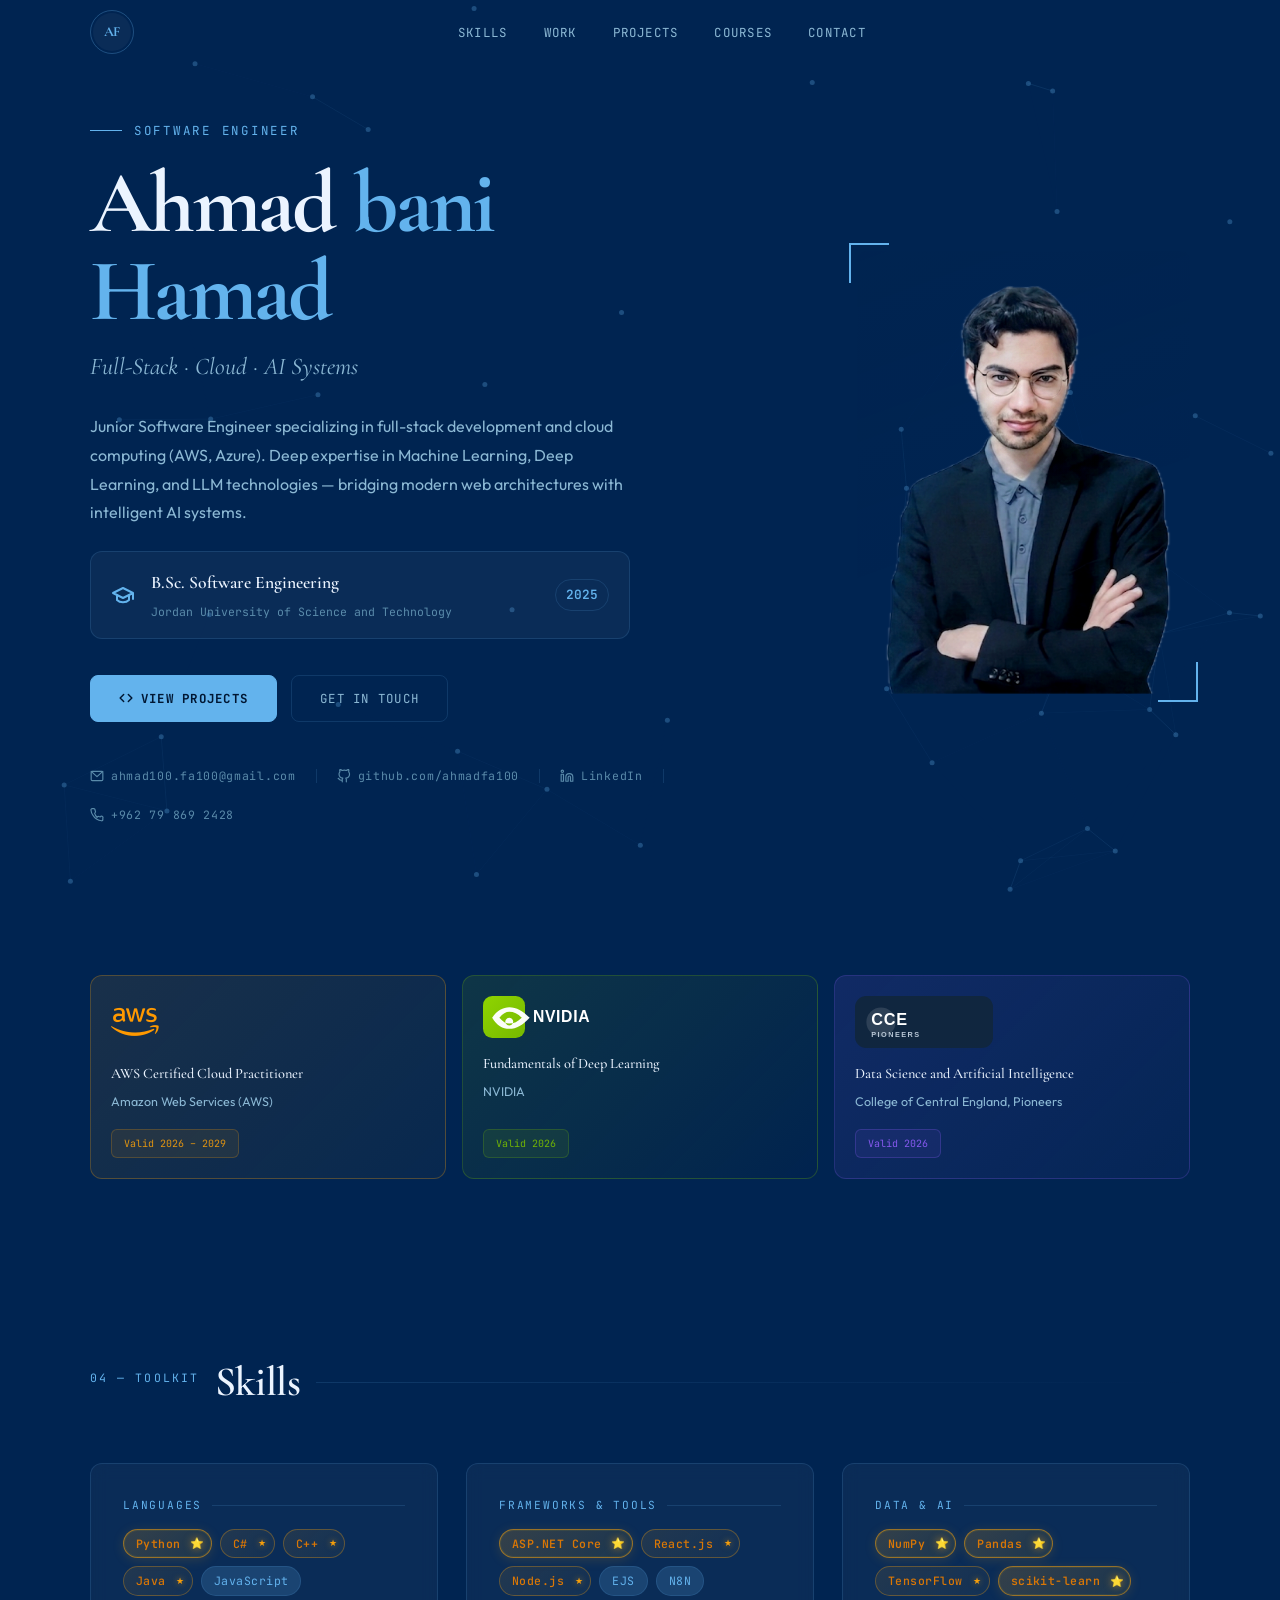
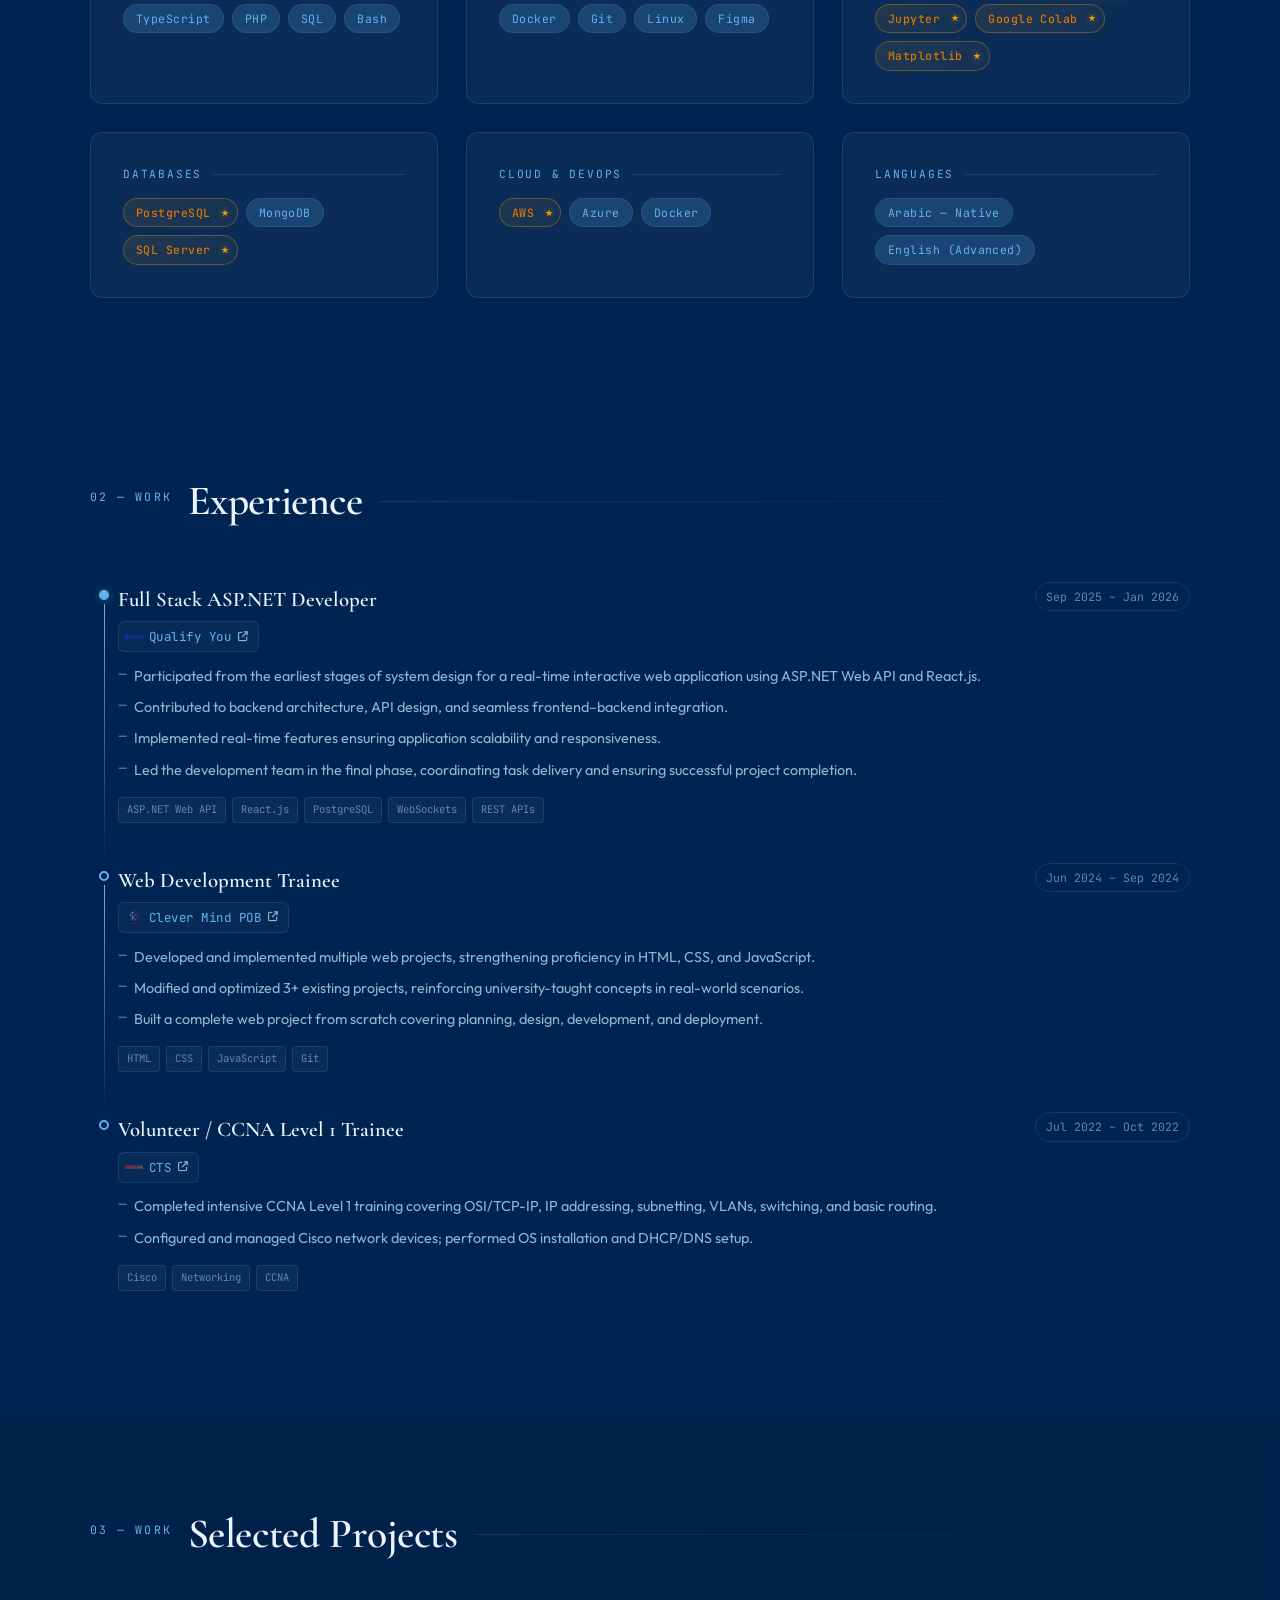
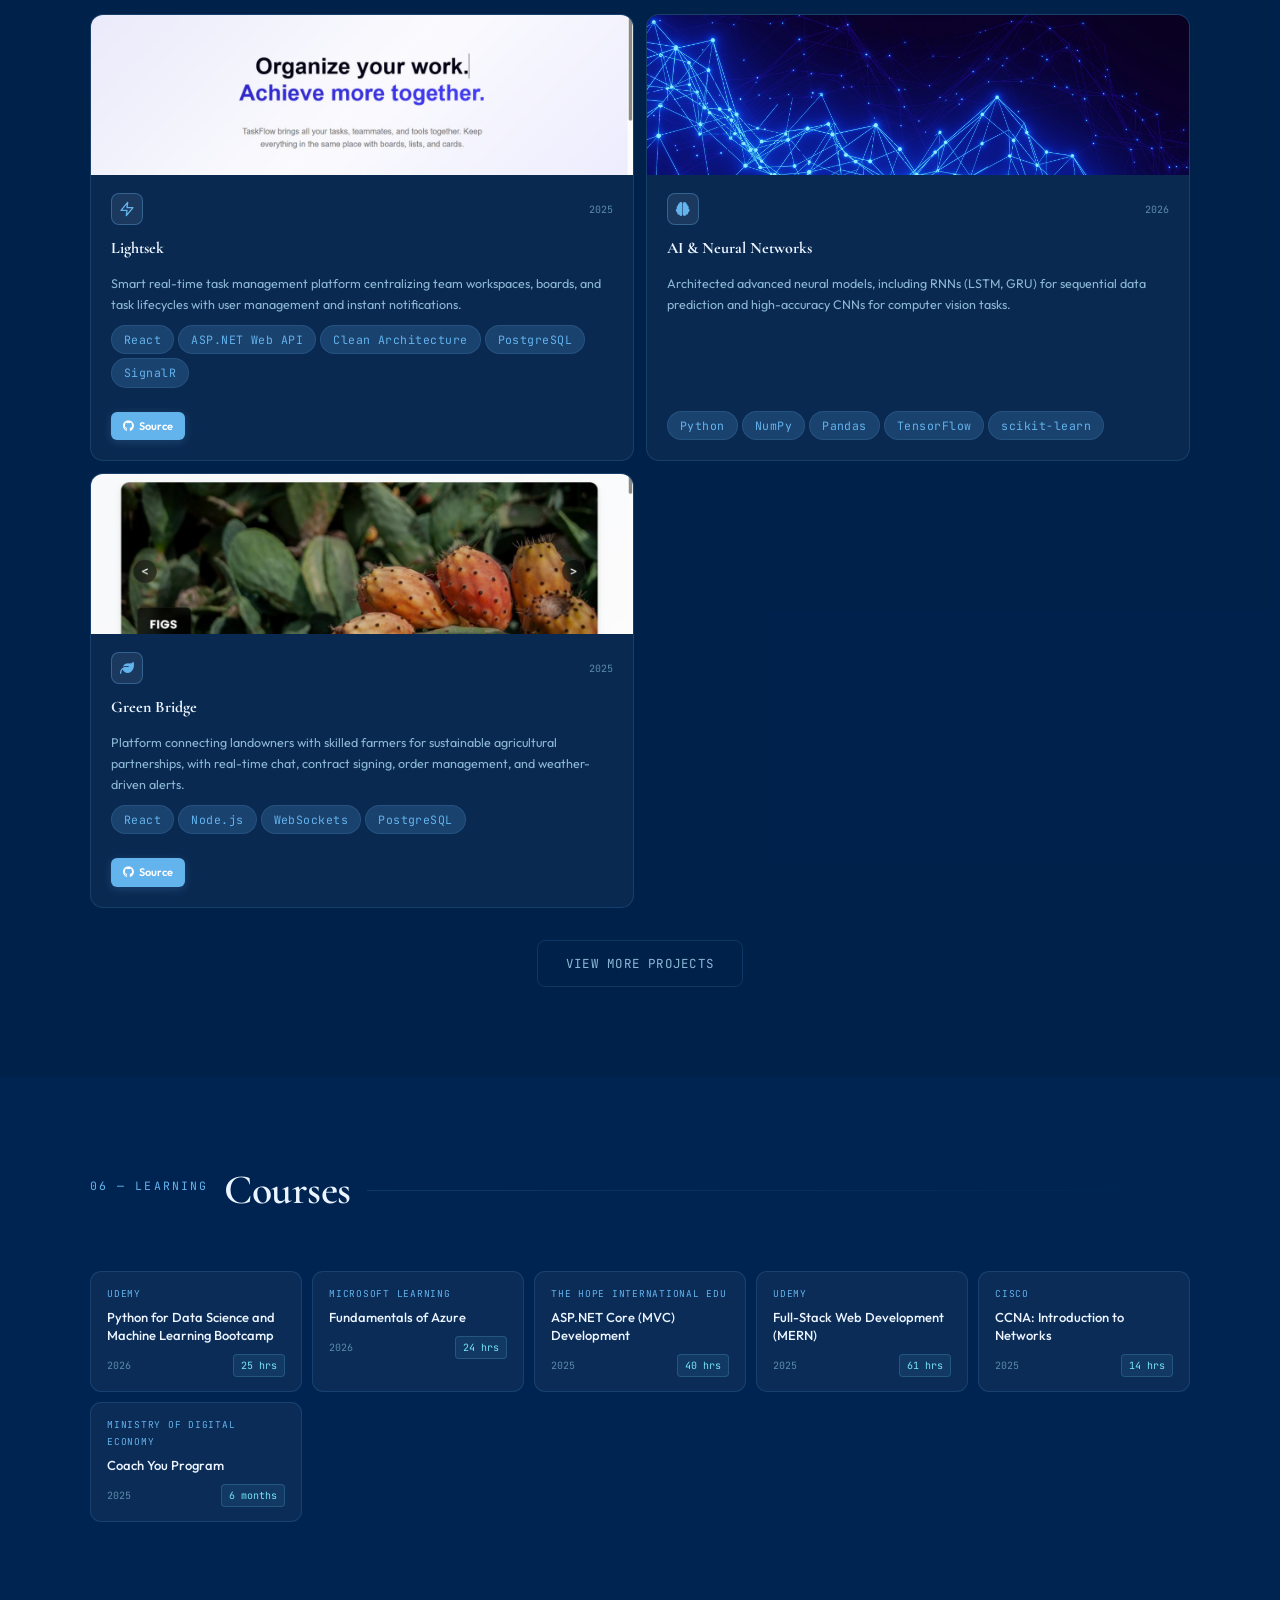
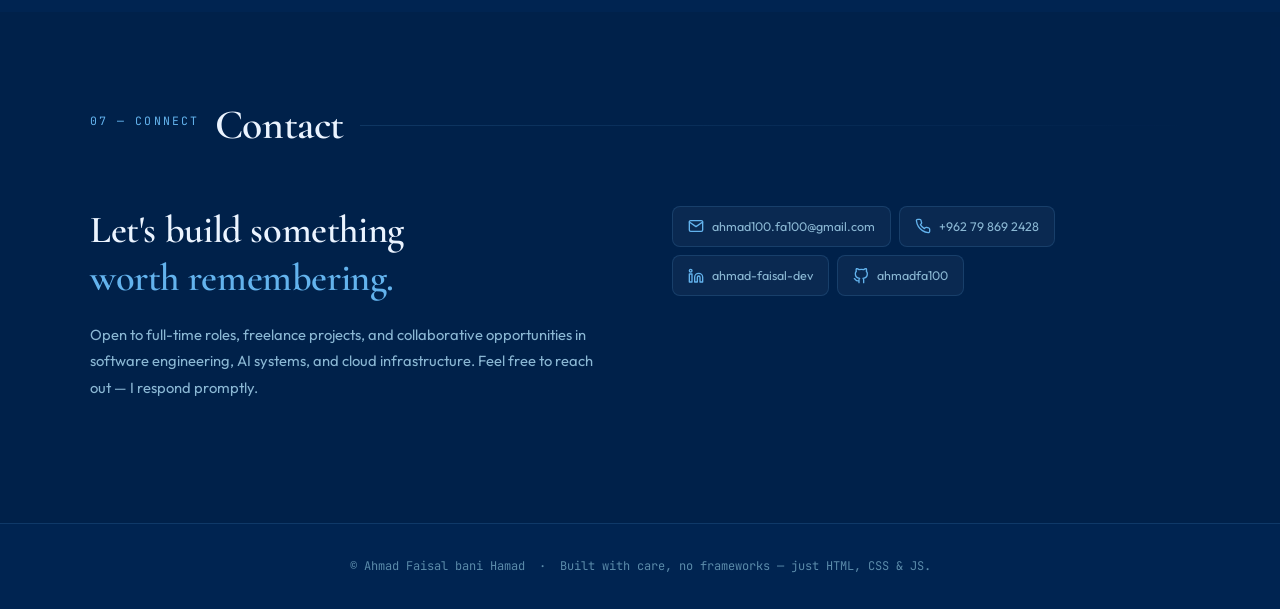
<file: index.html>
<!DOCTYPE html>
<html lang="en" data-theme="dark">
<head>
  <meta charset="UTF-8" />
  <meta name="viewport" content="width=device-width, initial-scale=1.0" />
  <meta name="description" content="Ahmad Faisal — Software Engineer. Full-stack development, cloud computing, and AI systems." />
  <title>Ahmad Faisal — Software Engineer</title>
  <link rel="icon" href="./assets/Icon_tab.webp" type="image/webp" />

  <!-- Preconnect to font servers -->
  <link rel="preconnect" href="https://fonts.googleapis.com" />
  <link rel="preconnect" href="https://fonts.gstatic.com" crossorigin />

  <!-- Fonts: Cormorant Garamond (display) + Outfit (body) + JetBrains Mono -->
  <link href="https://fonts.googleapis.com/css2?family=Cormorant+Garamond:ital,wght@0,400;0,600;0,700;1,400;1,600&family=Outfit:wght@300;400;500;600&family=JetBrains+Mono:wght@400;500&display=swap" rel="stylesheet" />
  <link rel="stylesheet" href="https://cdnjs.cloudflare.com/ajax/libs/font-awesome/6.5.0/css/all.min.css">

  <!-- CSS: loaded in dependency order -->
  <link rel="stylesheet" href="css/variables.css" />
  <link rel="stylesheet" href="css/base.css" />
  <link rel="stylesheet" href="css/nav.css" />
  <link rel="stylesheet" href="css/hero.css" />
  <link rel="stylesheet" href="css/sections.css" />
  <link rel="stylesheet" href="css/loader.css" />
</head>
<body>

<!-- ══ PRELOADER ══ -->
<div id="preloader">
  <div class="loader-content">
    <div class="loader-logo">
      <div class="loader-ring"></div>
      <div class="loader-initials">AF</div>
    </div>
    <div class="loader-bar">
      <div class="loader-progress"></div>
    </div>
  </div>
</div>

<!-- ════════════════════════════════════
  Network canvas (full-page background)
════════════════════════════════════ -->
<canvas id="network" aria-hidden="true"></canvas>

<!-- ════════════════════════════════════
  Navigation
════════════════════════════════════ -->
<nav id="navbar" role="navigation" aria-label="Main navigation">
  <div class="nav-inner">

    <a href="#hero" class="nav-brand-logo" aria-label="Ahmad Faisal — Home">
      <div class="nav-af-ring"></div>
      <div class="nav-af-inner">AF</div>
    </a>

    <ul class="nav-links" role="list">
      <li><a href="#skills"     data-section="skills">Skills</a></li>
      <li><a href="#experience" data-section="experience">Work</a></li>
      <li><a href="#projects"   data-section="projects">Projects</a></li>
      <li><a href="#courses"    data-section="courses">Courses</a></li>
      <li><a href="#contact"    data-section="contact">Contact</a></li>
    </ul>

    <div class="nav-controls">
      <button id="menuBtn"  aria-label="Open menu" aria-expanded="false">
        <span></span><span></span><span></span>
      </button>
    </div>
  </div>
</nav>

<!-- Mobile menu drawer -->
<div id="mobileMenu" role="dialog" aria-label="Mobile navigation">
  <a href="#skills"     data-section="skills">Skills</a>
  <a href="#experience" data-section="experience">Work</a>
  <a href="#projects"   data-section="projects">Projects</a>
  <a href="#courses"    data-section="courses">Courses</a>
  <a href="#contact"    data-section="contact">Contact</a>
</div>

<!-- ════════════════════════════════════
  Page content
════════════════════════════════════ -->
<div id="page">

  <!-- ═══════════ HERO ═══════════ -->
  <section id="hero" aria-label="Introduction">
    <div class="container">
      <div class="hero-inner">

        <div class="hero-text">
          <p class="hero-eyebrow">Software Engineer</p>

          <h1 class="hero-name">
            <span class="first">Ahmad</span> <span class="last">bani Hamad</span>
          </h1>

          <p class="hero-title">Full-Stack · Cloud · AI Systems</p>

          <p class="hero-summary">
            Junior Software Engineer specializing in full-stack development and
            cloud computing (AWS, Azure). Deep expertise in Machine Learning,
            Deep Learning, and LLM technologies — bridging modern web
            architectures with intelligent AI systems.
          </p>

          <div class="edu-card">
            <div class="edu-icon"><svg xmlns="http://www.w3.org/2000/svg" width="24" height="24" viewBox="0 0 24 24" fill="none" stroke="currentColor" stroke-width="2" stroke-linecap="round" stroke-linejoin="round"><path d="M22 10v6M2 10l10-5 10 5-10 5z"/><path d="M6 12v5c3 3 9 3 12 0v-5"/></svg></div>
            <div class="edu-body">
              <div class="edu-degree">B.Sc. Software Engineering</div>
              <div class="edu-school">Jordan University of Science and Technology</div>
            </div>
            <div class="edu-year">2025</div>
          </div>

          <div class="hero-cta">
            <a href="#projects" class="btn-primary">
              <svg xmlns="http://www.w3.org/2000/svg" width="14" height="14" viewBox="0 0 24 24" fill="none" stroke="currentColor" stroke-width="2.5" stroke-linecap="round" stroke-linejoin="round"><polyline points="16 18 22 12 16 6"/><polyline points="8 6 2 12 8 18"/></svg>
              View Projects
            </a>
            <a href="#contact" class="btn-secondary">
              Get in Touch
            </a>
          </div>

          <div class="hero-links">
            <a href="mailto:ahmad100.fa100@gmail.com" class="hero-link" aria-label="Email">
              <svg xmlns="http://www.w3.org/2000/svg" viewBox="0 0 24 24" fill="none" stroke="currentColor" stroke-width="2" stroke-linecap="round" stroke-linejoin="round"><rect x="2" y="4" width="20" height="16" rx="2"/><polyline points="22,4 12,13 2,4"/></svg>
              ahmad100.fa100@gmail.com
            </a>
            <span class="hero-link-sep" aria-hidden="true"></span>
            <a href="https://github.com/ahmadfa100" target="_blank" rel="noopener" class="hero-link" aria-label="GitHub">
              <svg xmlns="http://www.w3.org/2000/svg" viewBox="0 0 24 24" fill="none" stroke="currentColor" stroke-width="2" stroke-linecap="round" stroke-linejoin="round"><path d="M9 19c-5 1.5-5-2.5-7-3m14 6v-3.87a3.37 3.37 0 0 0-.94-2.61c3.14-.35 6.44-1.54 6.44-7A5.44 5.44 0 0 0 20 4.77 5.07 5.07 0 0 0 19.91 1S18.73.65 16 2.48a13.38 13.38 0 0 0-7 0C6.27.65 5.09 1 5.09 1A5.07 5.07 0 0 0 5 4.77a5.44 5.44 0 0 0-1.5 3.78c0 5.42 3.3 6.61 6.44 7A3.37 3.37 0 0 0 9 18.13V22"/></svg>
              github.com/ahmadfa100
            </a>
            <span class="hero-link-sep" aria-hidden="true"></span>
            <a href="https://linkedin.com/in/ahmad-faisal-dev/" target="_blank" rel="noopener" class="hero-link" aria-label="LinkedIn">
              <svg xmlns="http://www.w3.org/2000/svg" viewBox="0 0 24 24" fill="none" stroke="currentColor" stroke-width="2" stroke-linecap="round" stroke-linejoin="round"><path d="M16 8a6 6 0 0 1 6 6v7h-4v-7a2 2 0 0 0-2-2 2 2 0 0 0-2 2v7h-4v-7a6 6 0 0 1 6-6z"/><rect x="2" y="9" width="4" height="12"/><circle cx="4" cy="4" r="2"/></svg>
              LinkedIn
            </a>
            <span class="hero-link-sep" aria-hidden="true"></span>
            <a href="tel:+962798692428" class="hero-link" aria-label="Phone">
              <svg xmlns="http://www.w3.org/2000/svg" viewBox="0 0 24 24" fill="none" stroke="currentColor" stroke-width="2" stroke-linecap="round" stroke-linejoin="round"><path d="M22 16.92v3a2 2 0 0 1-2.18 2 19.79 19.79 0 0 1-8.63-3.07A19.5 19.5 0 0 1 4.69 12a19.79 19.79 0 0 1-3.07-8.67A2 2 0 0 1 3.6 1.18h3a2 2 0 0 1 2 1.72c.127.96.361 1.903.7 2.81a2 2 0 0 1-.45 2.11L7.91 8.72A16 16 0 0 0 12 15.91l.94-.94a2 2 0 0 1 2.11-.45c.907.339 1.85.573 2.81.7A2 2 0 0 1 22 16.92z"/></svg>
              +962 79 869 2428
            </a>
          </div>
        </div>

        <!-- Photo -->
        <div class="hero-photo-wrap">
          <div class="hero-photo-frame">
            <img
              src="assets/Ahmad.png"
              alt="Ahmad Faisal — Software Engineer"
              class="hero-photo"
              loading="eager"
              fetchpriority="high"
            />
            <div class="hero-photo-overlay" aria-hidden="true"></div>
          </div>
        </div>

      </div><!-- /.hero-inner -->
    </div><!-- /.container -->
  </section>

  
  <!-- ═══════════ AWS CERT ═══════════ -->
  <section id="certifications" aria-label="Certifications">
    <div class="container cert-container" style="margin: 0 auto;">
      <!-- ══ CERT BANNER: AWS ══ -->
      <div class="cert-banner cert-aws reveal">
        <div class="cert-aws-i"><i class="fab fa-aws"></i></div>
        <div class="cert-body">
          <div class="cert-name">AWS Certified Cloud Practitioner</div>
          <div class="cert-sub">Amazon Web Services (AWS)</div>
        </div>
        <div class="cert-badge">Valid 2026 – 2029</div>
      </div>

      <!-- ══ CERT BANNER: NVIDIA ══ -->
      <div class="cert-banner cert-nvidia reveal">
        <div class="cert-logo cert-logo-nvidia" aria-hidden="true">
          <svg viewBox="0 0 210 64" width="100%" height="100%" role="img" aria-label="NVIDIA logo">
            <defs>
              <linearGradient id="nvg" x1="0" y1="0" x2="1" y2="1">
                <stop offset="0%" stop-color="#8fd400"/>
                <stop offset="100%" stop-color="#76B900"/>
              </linearGradient>
            </defs>
            <rect x="0" y="0" width="64" height="64" rx="14" fill="url(#nvg)"/>
            <path
              d="M14 33c7-11 17-16 26-16 11 0 21 6 31 16-10 11-20 17-31 17-10 0-19-5-26-17zm11 0c5 6 10 9 15 9 7 0 13-3 19-9-6-6-12-9-19-9-5 0-10 3-15 9zm15 0a6 6 0 1 0 0.01 0z"
              fill="#fff"
              opacity="0.97"
            />
            <text x="76" y="40"
                  font-family="Arial, Helvetica, sans-serif"
                  font-size="24"
                  font-weight="800"
                  letter-spacing="1"
                  fill="#ffffff">NVIDIA</text>
          </svg>
        </div>
        <div class="cert-body">
          <div class="cert-name">Fundamentals of Deep Learning</div>
          <div class="cert-sub">NVIDIA</div>
        </div>
        <div class="cert-badge">Valid 2026</div>
      </div>

      <!-- ══ CERT BANNER: COLLEGE OF CENTRAL ENGLAND ══ -->
      <div class="cert-banner cert-cce reveal">
        <div class="cert-logo cert-logo-cce" aria-hidden="true">
          <svg viewBox="0 0 170 64" width="100%" height="100%" role="img" aria-label="College of Central England logo">
            <rect x="0" y="0" width="170" height="64" rx="14" fill="#10263F"/>
            <circle cx="32" cy="32" r="18" fill="#ffffff" opacity="0.12"/>
            <text x="20" y="36"
                  font-family="Arial, Helvetica, sans-serif"
                  font-size="20"
                  font-weight="800"
                  letter-spacing="1"
                  fill="#ffffff">CCE</text>
            <text x="20" y="50"
                  font-family="Arial, Helvetica, sans-serif"
                  font-size="9"
                  font-weight="700"
                  letter-spacing="1.8"
                  fill="#B9C7D6">PIONEERS</text>
          </svg>
        </div>
        <div class="cert-body">
          <div class="cert-name">Data Science and Artificial Intelligence</div>
          <div class="cert-sub">College of Central England, Pioneers</div>
        </div>
        <div class="cert-badge">Valid 2026</div>
      </div>
    </div>
  </section>

<!-- ═══════════ SKILLS ═══════════ -->
  <section id="skills" aria-label="Technical skills">
    <div class="container">
      <div class="section-divider reveal">
        <span class="section-label">04 — Toolkit</span>
        <h2>Skills</h2>
      </div>

      <div class="skills-grid">

        <div class="card reveal">
          <div class="skill-group-title">Languages</div>
          <div class="skill-tags">
            <span class="tag strongest">Python</span>
            <span class="tag expert">C#</span>
            <span class="tag expert">C++</span>
            <span class="tag expert">Java</span>
            <span class="tag">JavaScript</span>
            <span class="tag">TypeScript</span>
            <span class="tag">PHP</span>
            <span class="tag">SQL</span>
            <span class="tag">Bash</span>
          </div>
        </div>

        <div class="card reveal">
          <div class="skill-group-title">Frameworks & Tools</div>
          <div class="skill-tags">
            <span class="tag strongest">ASP.NET Core</span>
            <span class="tag expert">React.js</span>
            <span class="tag expert">Node.js</span>
            <span class="tag">EJS</span>
            <span class="tag">N8N</span>
            <span class="tag">Docker</span>
            <span class="tag">Git</span>
            <span class="tag">Linux</span>
            <span class="tag">Figma</span>
          </div>
        </div>

        <div class="card reveal">
          <div class="skill-group-title">Data & AI</div>
          <div class="skill-tags">
            <span class="tag strongest">NumPy</span>
            <span class="tag strongest">Pandas</span>
            <span class="tag expert">TensorFlow</span>
            <span class="tag strongest">scikit-learn</span>
            <span class="tag expert">Jupyter</span>
            <span class="tag expert">Google Colab</span>
            <span class="tag expert">Matplotlib</span>
          </div>
        </div>

        <div class="card reveal">
          <div class="skill-group-title">Databases</div>
          <div class="skill-tags">
            <span class="tag expert">PostgreSQL</span>
            <span class="tag">MongoDB</span>
            <span class="tag expert">SQL Server</span>
          </div>
        </div>

        <div class="card reveal">
          <div class="skill-group-title">Cloud & DevOps</div>
          <div class="skill-tags">
            <span class="tag expert">AWS</span>
            <span class="tag">Azure</span>
            <span class="tag">Docker</span>
          </div>
        </div>

        <div class="card reveal">
          <div class="skill-group-title">Languages</div>
          <div class="skill-tags">
            <span class="tag">Arabic — Native</span>
            <span class="tag">English (Advanced)</span>
          </div>
        </div>

      </div>
    </div>
  </section>

  <!-- ═══════════ EXPERIENCE ═══════════ -->
  <section id="experience" aria-label="Work experience">
    <div class="container">
      <div class="section-divider reveal">
        <span class="section-label">02 — Work</span>
        <h2>Experience</h2>
      </div>

      <div class="exp-list">

        <!-- Qualify You -->
        <div class="exp-item reveal">
          <div class="exp-line">
            <div class="exp-dot latest"></div>
            <div class="exp-connector"></div>
          </div>
          <div class="exp-card">
            <div class="exp-hd">
              <div>
                <div class="exp-title">Full Stack ASP.NET Developer</div>
                <a href="https://www.qualifyyou.com/" target="_blank" class="exp-company-link">
                  <div class="exp-company-logo">
                    <img src="./assets/Company_Logos/Qualify_you.svg" alt="Qualify You logo"
                         onerror="this.parentElement.innerHTML='<i class=\'fas fa-building\' style=\'font-size:14px;color:var(--accent)\'></i>'">
                  </div>
                  <span class="exp-company-name">Qualify You</span>
                  <i class="fas fa-arrow-up-right-from-square exp-company-ext"></i>
                </a>
              </div>
              <div class="exp-date">Sep 2025 – Jan 2026</div>
            </div>
            <ul class="exp-pts">
              <li>Participated from the earliest stages of system design for a real-time interactive web application using ASP.NET Web API and React.js.</li>
              <li>Contributed to backend architecture, API design, and seamless frontend–backend integration.</li>
              <li>Implemented real-time features ensuring application scalability and responsiveness.</li>
              <li>Led the development team in the final phase, coordinating task delivery and ensuring successful project completion.</li>
            </ul>
            <div class="tech-row">
              <span class="tech-tag">ASP.NET Web API</span>
              <span class="tech-tag">React.js</span>
              <span class="tech-tag">PostgreSQL</span>
              <span class="tech-tag">WebSockets</span>
              <span class="tech-tag">REST APIs</span>
            </div>
          </div>
        </div>

        <!-- Clever Mind POB -->
        <div class="exp-item reveal">
          <div class="exp-line">
            <div class="exp-dot"></div>
            <div class="exp-connector"></div>
          </div>
          <div class="exp-card">
            <div class="exp-hd">
              <div>
                <div class="exp-title">Web Development Trainee</div>
                <a href="https://www.clevermindpob.org/" target="_blank" class="exp-company-link">
                  <div class="exp-company-logo">
                    <img src="./assets/Company_Logos/CleverMindPos.png" alt="Clever Mind POB logo"
                         onerror="this.parentElement.innerHTML='<i class=\'fas fa-building\' style=\'font-size:14px;color:var(--accent)\'></i>'">
                  </div>
                  <span class="exp-company-name">Clever Mind POB</span>
                  <i class="fas fa-arrow-up-right-from-square exp-company-ext"></i>
                </a>
              </div>
              <div class="exp-date">Jun 2024 – Sep 2024</div>
            </div>
            <ul class="exp-pts">
              <li>Developed and implemented multiple web projects, strengthening proficiency in HTML, CSS, and JavaScript.</li>
              <li>Modified and optimized 3+ existing projects, reinforcing university-taught concepts in real-world scenarios.</li>
              <li>Built a complete web project from scratch covering planning, design, development, and deployment.</li>
            </ul>
            <div class="tech-row">
              <span class="tech-tag">HTML</span>
              <span class="tech-tag">CSS</span>
              <span class="tech-tag">JavaScript</span>
              <span class="tech-tag">Git</span>
            </div>
          </div>
        </div>

        <!-- CTS -->
        <div class="exp-item reveal">
          <div class="exp-line">
            <div class="exp-dot"></div>
            <div class="exp-connector" style="min-height:0;flex:0"></div>
          </div>
          <div class="exp-card">
            <div class="exp-hd">
              <div>
                <div class="exp-title">Volunteer / CCNA Level 1 Trainee</div>
                <a href="https://ctsjordan.com/" target="_blank" class="exp-company-link">
                  <div class="exp-company-logo">
                    <img src="./assets/Company_Logos/CTS.png" alt="CTS logo"
                         onerror="this.parentElement.innerHTML='<i class=\'fas fa-network-wired\' style=\'font-size:14px;color:var(--accent)\'></i>'">
                  </div>
                  <span class="exp-company-name">CTS</span>
                  <i class="fas fa-arrow-up-right-from-square exp-company-ext"></i>
                </a>
              </div>
              <div class="exp-date">Jul 2022 – Oct 2022</div>
            </div>
            <ul class="exp-pts">
              <li>Completed intensive CCNA Level 1 training covering OSI/TCP-IP, IP addressing, subnetting, VLANs, switching, and basic routing.</li>
              <li>Configured and managed Cisco network devices; performed OS installation and DHCP/DNS setup.</li>
            </ul>
            <div class="tech-row">
              <span class="tech-tag">Cisco</span>
              <span class="tech-tag">Networking</span>
              <span class="tech-tag">CCNA</span>
            </div>
          </div>
        </div>

      </div>
    </div>
  </section>

  <!-- ═══════════ PROJECTS ═══════════ -->
  <section id="projects" aria-label="Selected projects">
    <div class="container">
      <div class="section-divider reveal">
        <span class="section-label">03 — Work</span>
        <h2>Selected Projects</h2>
      </div>

      <div class="pg-grid reveal">

        <!-- ③ Lightsek -->
        <div class="pg-card" data-tags="react aspnet">
          <div class="pg-img-wrap">
            <img src="./assets/Projects/Lightsek.jpg" alt="Lightsek" class="pg-img" onerror="this.style.display='none';this.nextElementSibling.style.display='flex'">
            <div class="pg-placeholder" style="display:none">⚡</div>
          </div>
          <div class="pg-body">
            <div class="pg-top">
              <div class="pg-icon"><svg xmlns="http://www.w3.org/2000/svg" width="16" height="16" viewBox="0 0 24 24" fill="none" stroke="currentColor" stroke-width="2" stroke-linecap="round" stroke-linejoin="round"><path d="M13 2L3 14h9l-1 8 10-12h-9l1-8z"/></svg></div>
              <span class="pg-year">2025</span>
            </div>
            <div class="pg-title">Lightsek</div>
            <p class="pg-desc">Smart real-time task management platform centralizing team workspaces, boards, and task lifecycles with user management and instant notifications.</p>
            <div class="pg-stack">
              <span class="tag">React</span>
              <span class="tag">ASP.NET Web API</span>
              <span class="tag">Clean Architecture</span>
              <span class="tag">PostgreSQL</span>
              <span class="tag">SignalR</span>
            </div>
            <div class="pg-actions">
              <a href="https://github.com/pe-realtime" target="_blank" class="bx solid">
                <i class="fab fa-github"></i> Source
              </a>
            </div>
          </div>
        </div>

        <!-- ② Deep Learning Projects -->
        <div class="pg-card" data-tags="python">
          <div class="pg-img-wrap">
            <img src="./assets/Projects/Neural_network.jpg" alt="Deep Learning" class="pg-img" onerror="this.style.display='none';this.nextElementSibling.style.display='flex'">
            <div class="pg-placeholder" style="display:none">🧠</div>
          </div>
          <div class="pg-body">
            <div class="pg-top">
              <div class="pg-icon"><i class="fas fa-brain"></i></div>
              <span class="pg-year">2026</span>
            </div>
            <div class="pg-title">AI & Neural Networks</div>
            <p class="pg-desc">Architected advanced neural models, including RNNs (LSTM, GRU) for sequential data prediction and high-accuracy CNNs for computer vision tasks.</p>
            <div class="pg-stack">
              <span class="tag">Python</span>
              <span class="tag">NumPy</span>
              <span class="tag">Pandas</span>
              <span class="tag">TensorFlow</span>
              <span class="tag">scikit-learn</span>
            </div>
          </div>
        </div>

        <!-- ② Green Bridge -->
        <div class="pg-card reveal">
          <div class="pg-img-wrap">
            <img src="./assets/Projects/GreenBridge.jpg" alt="Green Bridge" class="pg-img"
                 onerror="this.style.display='none';this.nextElementSibling.style.display='flex'">
            <div class="pg-placeholder" style="display:none"><i class="fas fa-leaf"></i></div>
          </div>
          <div class="pg-body">
            <div class="pg-top">
              <div class="pg-icon"><i class="fas fa-leaf"></i></div>
              <span class="pg-year">2025</span>
            </div>
            <div class="pg-title">Green Bridge</div>
            <p class="pg-desc">Platform connecting landowners with skilled farmers for sustainable agricultural partnerships, with real-time chat, contract signing, order management, and weather-driven alerts.</p>
            <div class="pg-stack">
              <span class="tag">React</span>
              <span class="tag">Node.js</span>
              <span class="tag">WebSockets</span>
              <span class="tag">PostgreSQL</span>
            </div>
            <div class="pg-actions">
              <a href="https://github.com/ahmadfa100/graduation-project-2" target="_blank" class="bx solid">
                <i class="fab fa-github"></i> Source
              </a>
            </div>
          </div>
        </div>

      </div><!-- /.pg-grid -->

      <div style="display:flex; justify-content:center; margin-top:32px;" class="reveal">
        <a href="Projects.html" class="btn-secondary">View more projects</a>
      </div>

    </div>
  </section>

  <!-- ═══════════ COURSES ═══════════ -->
  <section id="courses" aria-label="Completed courses">
    <div class="container">
      <div class="section-divider reveal">
        <span class="section-label">06 — Learning</span>
        <h2>Courses</h2>
      </div>

      <div class="courses-grid">

        <div class="course-card reveal">
          <div class="course-org">Udemy</div>
          <div class="course-name">Python for Data Science and Machine Learning Bootcamp</div>
          <div class="course-meta">
            <span class="course-date">2026</span>
            <span class="course-hrs">25 hrs</span>
          </div>
        </div>

        <div class="course-card reveal">
          <div class="course-org">Microsoft Learning</div>
          <div class="course-name">Fundamentals of Azure</div>
          <div class="course-meta">
            <span class="course-date">2026</span>
            <span class="course-hrs">24 hrs</span>
          </div>
        </div>

        <div class="course-card reveal">
          <div class="course-org">The Hope International Edu</div>
          <div class="course-name">ASP.NET Core (MVC) Development</div>
          <div class="course-meta">
            <span class="course-date">2025</span>
            <span class="course-hrs">40 hrs</span>
          </div>
        </div>

        <div class="course-card reveal">
          <div class="course-org">Udemy</div>
          <div class="course-name">Full-Stack Web Development (MERN)</div>
          <div class="course-meta">
            <span class="course-date">2025</span>
            <span class="course-hrs">61 hrs</span>
          </div>
        </div>

        <div class="course-card reveal">
          <div class="course-org">Cisco</div>
          <div class="course-name">CCNA: Introduction to Networks</div>
          <div class="course-meta">
            <span class="course-date">2025</span>
            <span class="course-hrs">14 hrs</span>
          </div>
        </div>

        <div class="course-card reveal">
          <div class="course-org">Ministry of Digital Economy</div>
          <div class="course-name">Coach You Program</div>
          <div class="course-meta">
            <span class="course-date">2025</span>
            <span class="course-hrs">6 months</span>
          </div>
        </div>

      </div>
    </div>
  </section>

  <!-- ═══════════ CONTACT ═══════════ -->
  <section id="contact" aria-label="Contact information">
    <div class="container">
      <div class="section-divider reveal">
        <span class="section-label">07 — Connect</span>
        <h2>Contact</h2>
      </div>

      <div class="contact-inner">
        <div class="reveal">
          <h3 class="contact-tagline">
            Let's build something<br/>
            <span>worth remembering.</span>
          </h3>
          <p class="contact-body">
            Open to full-time roles, freelance projects, and collaborative
            opportunities in software engineering, AI systems, and cloud
            infrastructure. Feel free to reach out — I respond promptly.
          </p>
        </div>

        <div class="contact-grid reveal">
          <a href="mailto:ahmad100.fa100@gmail.com" class="c-link">
            <i><svg xmlns="http://www.w3.org/2000/svg" width="16" height="16" viewBox="0 0 24 24" fill="none" stroke="currentColor" stroke-width="2" stroke-linecap="round" stroke-linejoin="round"><path d="M4 4h16c1.1 0 2 .9 2 2v12c0 1.1-.9 2-2 2H4c-1.1 0-2-.9-2-2V6c0-1.1.9-2 2-2z"/><polyline points="22,6 12,13 2,6"/></svg></i>
            ahmad100.fa100@gmail.com
          </a>
          <a href="tel:+962798692428" class="c-link">
            <i><svg xmlns="http://www.w3.org/2000/svg" width="16" height="16" viewBox="0 0 24 24" fill="none" stroke="currentColor" stroke-width="2" stroke-linecap="round" stroke-linejoin="round"><path d="M22 16.92v3a2 2 0 0 1-2.18 2 19.79 19.79 0 0 1-8.63-3.07 19.5 19.5 0 0 1-6-6 19.79 19.79 0 0 1-3.07-8.67A2 2 0 0 1 4.11 2h3a2 2 0 0 1 2 1.72 12.84 12.84 0 0 0 .7 2.81 2 2 0 0 1-.45 2.11L8.09 9.91a16 16 0 0 0 6 6l1.27-1.27a2 2 0 0 1 2.11-.45 12.84 12.84 0 0 0 2.81.7A2 2 0 0 1 22 16.92z"/></svg></i>
            +962 79 869 2428
          </a>
          <a href="https://linkedin.com/in/ahmad-faisal-dev/" target="_blank" rel="noopener" class="c-link">
            <i><svg xmlns="http://www.w3.org/2000/svg" width="16" height="16" viewBox="0 0 24 24" fill="none" stroke="currentColor" stroke-width="2" stroke-linecap="round" stroke-linejoin="round"><path d="M16 8a6 6 0 0 1 6 6v7h-4v-7a2 2 0 0 0-2-2 2 2 0 0 0-2 2v7h-4v-7a6 6 0 0 1 6-6z"/><rect x="2" y="9" width="4" height="12"/><circle cx="4" cy="4" r="2"/></svg></i>
            ahmad-faisal-dev
          </a>
          <a href="https://github.com/ahmadfa100" target="_blank" rel="noopener" class="c-link">
            <i><svg xmlns="http://www.w3.org/2000/svg" width="16" height="16" viewBox="0 0 24 24" fill="none" stroke="currentColor" stroke-width="2" stroke-linecap="round" stroke-linejoin="round"><path d="M9 19c-5 1.5-5-2.5-7-3m14 6v-3.87a3.37 3.37 0 0 0-.94-2.61c3.14-.35 6.44-1.54 6.44-7A5.44 5.44 0 0 0 20 4.77 5.07 5.07 0 0 0 19.91 1S18.73.65 16 2.48a13.38 13.38 0 0 0-7 0C6.27.65 5.09 1 5.09 1A5.07 5.07 0 0 0 5 4.77a5.44 5.44 0 0 0-1.5 3.78c0 5.42 3.3 6.61 6.44 7A3.37 3.37 0 0 0 9 18.13V22"/></svg></i>
            ahmadfa100
          </a>
        </div>
      </div>
    </div>
  </section>

  <!-- ═══════════ FOOTER ═══════════ -->
  <footer>
    <p>
      © <span id="footer-year"></span> Ahmad Faisal bani Hamad
      &nbsp;·&nbsp;
      Built with care, no frameworks — just HTML, CSS &amp; JS.
    </p>
  </footer>

</div><!-- /#page -->

<!-- JS: deferred for maximum load speed -->
<script src="js/background.js" defer></script>
<script src="js/nav.js"        defer></script>
<script src="js/main.js"       defer></script>

</body>
</html>
</file>
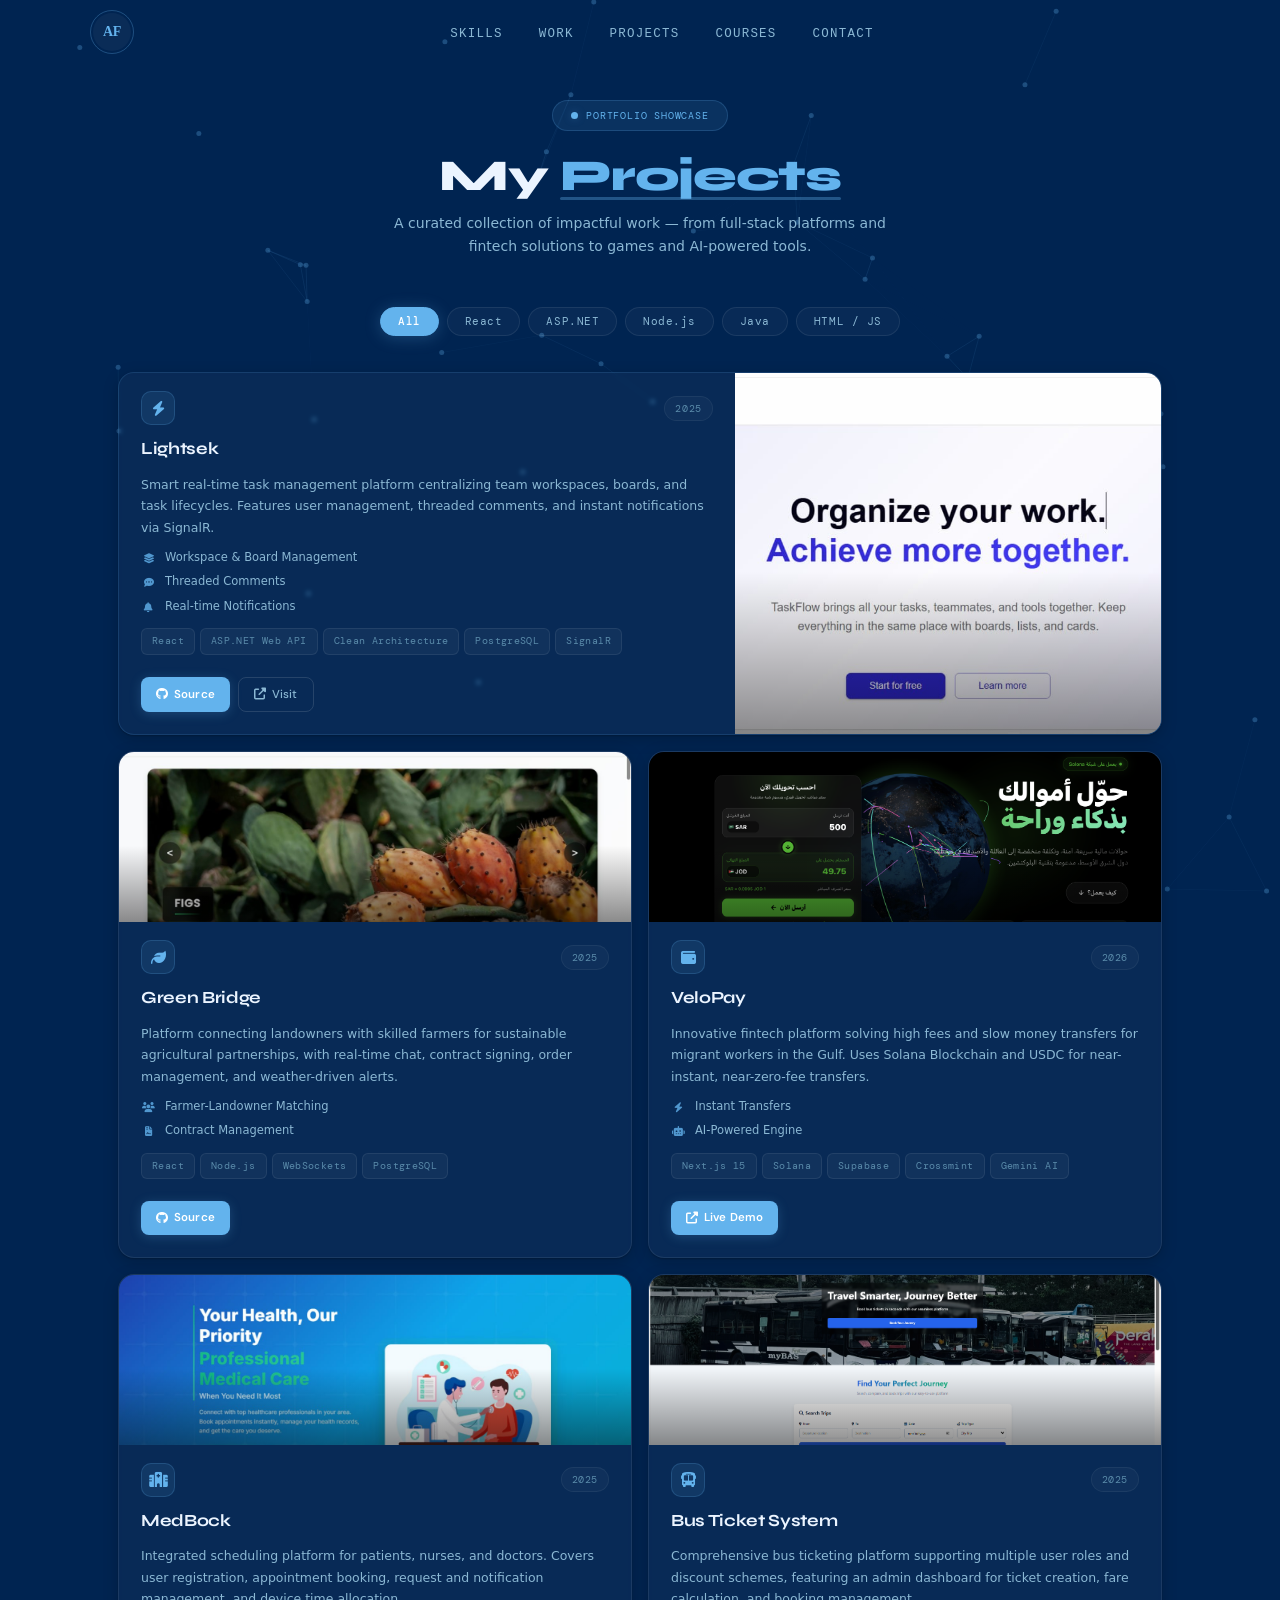
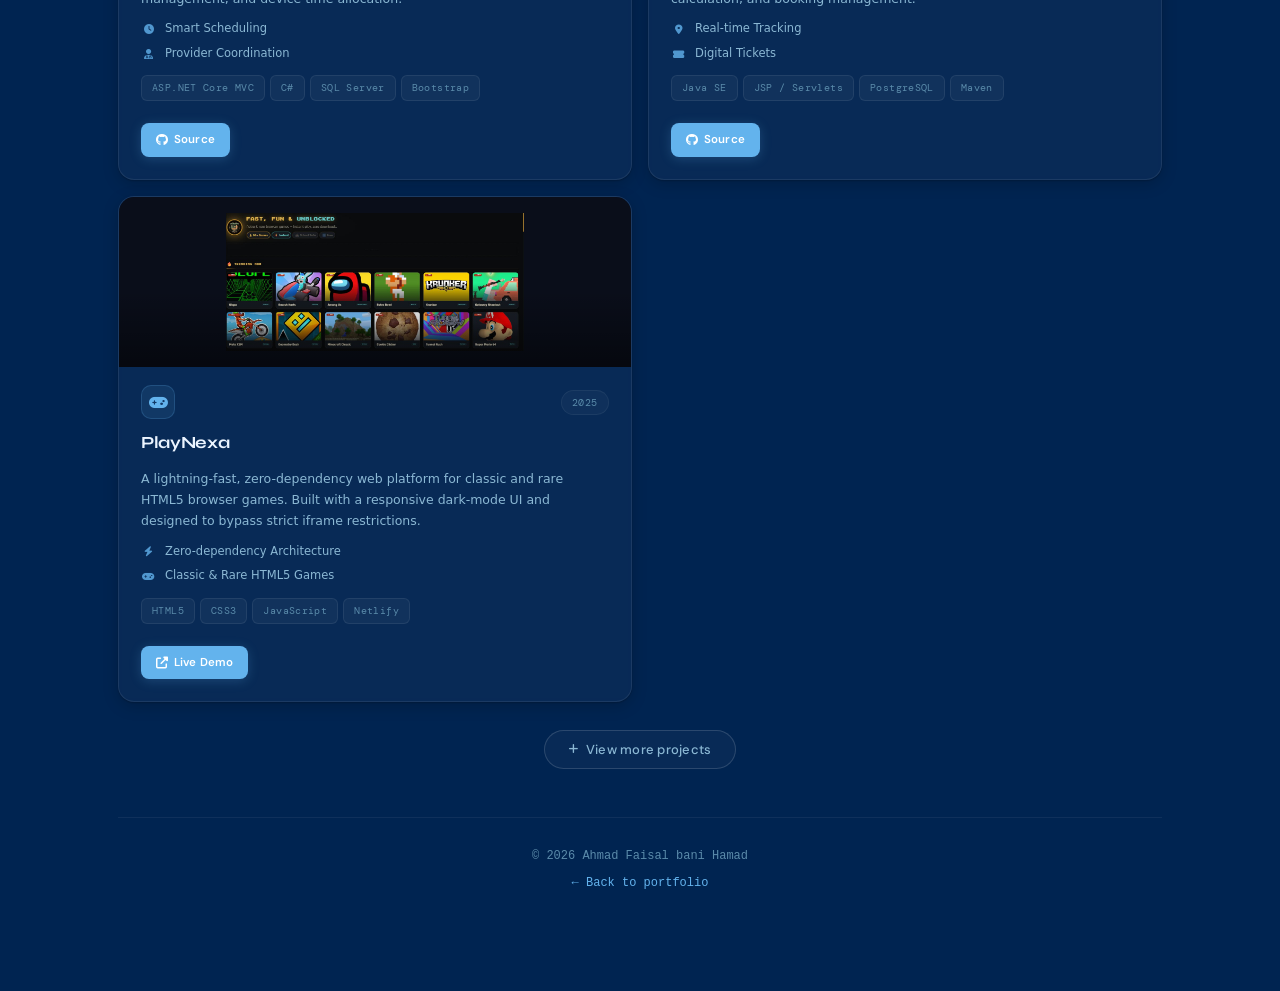
<file: Projects.html>
<!DOCTYPE html>
<html lang="en" data-theme="dark">
<head>
    <meta charset="UTF-8">
    <meta name="viewport" content="width=device-width, initial-scale=1.0">
    <title>Projects — Ahmad Faisal</title>
    <link rel="icon" href="./assets/Icon_tab.webp" type="image/webp" />

    <link rel="preconnect" href="https://fonts.googleapis.com">
    <link href="https://fonts.googleapis.com/css2?family=Syne:wght@400;600;700;800&family=DM+Mono:ital,wght@0,300;0,400;0,500;1,300&family=DM+Sans:ital,wght@0,300;0,400;0,500;1,300&display=swap" rel="stylesheet">
    <link rel="stylesheet" href="https://cdnjs.cloudflare.com/ajax/libs/font-awesome/6.5.0/css/all.min.css">

    <!-- CSS: loaded in dependency order -->
    <link rel="stylesheet" href="css/variables.css" />
    <link rel="stylesheet" href="css/base.css" />
    <link rel="stylesheet" href="css/nav.css" />
    <link rel="stylesheet" href="css/hero.css" />
    <link rel="stylesheet" href="css/sections.css" />
    <link rel="stylesheet" href="css/loader.css" />

    <style>
        :root {
            --tt: 0.28s ease;
            --card-radius: 16px;
            --accent-glow: rgba(99, 179, 237, 0.25);
            --accent-soft: rgba(99, 179, 237, 0.10);
            --surface-elevated: rgba(255, 255, 255, 0.03);
            --surface-hover: rgba(255, 255, 255, 0.06);
            --glass-border: rgba(255, 255, 255, 0.08);
            --glass-border-hover: rgba(255, 255, 255, 0.16);
            --shadow-card: 0 1px 2px rgba(0, 0, 0, 0.20), 0 4px 16px rgba(0, 0, 0, 0.18);
            --shadow-card-hover: 0 2px 4px rgba(0, 0, 0, 0.30), 0 12px 40px rgba(0, 0, 0, 0.35), 0 0 0 1px rgba(99, 179, 237, 0.10);
            --shadow-glow: 0 0 30px rgba(99, 179, 237, 0.18), 0 0 80px rgba(99, 179, 237, 0.06);
        }

        /* ── Page wrapper ─────────────────────── */
        .page {
            max-width: 1100px;
            margin: 0 auto;
            padding: 100px 28px 60px;
            position: relative;
            z-index: 2;
        }

        /* ── Hero header ─────────────────────── */
        .pg-hero {
            text-align: center;
            margin-bottom: 48px;
            position: relative;
        }
        .pg-hero-badge {
            display: inline-flex;
            align-items: center;
            gap: 8px;
            background: var(--accent-soft);
            border: 1px solid rgba(99, 179, 237, 0.20);
            border-radius: 99px;
            padding: 6px 18px;
            font-family: 'DM Mono', monospace;
            font-size: 10px;
            letter-spacing: 0.08em;
            color: var(--accent);
            margin-bottom: 20px;
            text-transform: uppercase;
            animation: fadeInDown 0.6s ease both;
        }
        .pg-hero-badge .dot {
            width: 7px;
            height: 7px;
            border-radius: 50%;
            background: var(--accent);
            animation: pulse-dot 2s ease infinite;
            box-shadow: 0 0 8px var(--accent-glow);
        }
        @keyframes pulse-dot {
            0%,
            100% {
                box-shadow: 0 0 4px var(--accent-glow);
            }
            50% {
                box-shadow: 0 0 16px var(--accent-glow), 0 0 28px rgba(99, 179, 237, 0.35);
            }
        }
        @keyframes fadeInDown {
            from {
                opacity: 0;
                transform: translateY(-16px);
            }
            to {
                opacity: 1;
                transform: translateY(0);
            }
        }
        @keyframes fadeInUp {
            from {
                opacity: 0;
                transform: translateY(20px);
            }
            to {
                opacity: 1;
                transform: translateY(0);
            }
        }
        .pg-hero h1 {
            font-family: 'Syne', sans-serif;
            font-weight: 800;
            font-size: clamp(28px, 5vw, 44px);
            letter-spacing: -0.03em;
            color: var(--text);
            margin-bottom: 10px;
            line-height: 1.15;
            animation: fadeInDown 0.6s ease 0.05s both;
        }
        .pg-hero h1 em {
            color: var(--accent);
            font-style: normal;
            position: relative;
            display: inline-block;
        }
        .pg-hero h1 em::after {
            content: '';
            position: absolute;
            bottom: 2px;
            left: 0;
            right: 0;
            height: 3px;
            background: var(--accent);
            border-radius: 2px;
            opacity: 0.35;
        }
        .pg-hero p {
            font-size: 14px;
            color: var(--text-muted);
            max-width: 520px;
            margin: 0 auto;
            line-height: 1.7;
            animation: fadeInDown 0.6s ease 0.1s both;
        }

        /* ── Filter row ─────────────────────── */
        .filter-row {
            display: flex;
            gap: 8px;
            flex-wrap: wrap;
            justify-content: center;
            margin-bottom: 36px;
            animation: fadeInUp 0.55s ease 0.18s both;
        }
        .filter-btn {
            font-family: 'DM Mono', monospace;
            font-size: 10.5px;
            padding: 7px 17px;
            border-radius: 99px;
            border: 1px solid var(--glass-border);
            background: var(--surface-elevated);
            color: var(--text-muted);
            cursor: pointer;
            transition: all 0.22s ease;
            letter-spacing: 0.05em;
            backdrop-filter: blur(6px);
            -webkit-backdrop-filter: blur(6px);
            position: relative;
            overflow: hidden;
        }
        .filter-btn::before {
            content: '';
            position: absolute;
            inset: 0;
            border-radius: inherit;
            background: var(--accent);
            opacity: 0;
            transition: opacity 0.22s ease;
            z-index: 0;
        }
        .filter-btn:hover {
            color: #fff;
            border-color: rgba(99, 179, 237, 0.45);
            background: rgba(99, 179, 237, 0.12);
            box-shadow: 0 0 20px rgba(99, 179, 237, 0.10);
        }
        .filter-btn.active {
            background: var(--accent);
            border-color: var(--accent);
            color: #fff;
            font-weight: 500;
            box-shadow: 0 2px 16px var(--accent-glow);
        }
        .filter-btn.active::before {
            opacity: 1;
        }
        .filter-btn span {
            position: relative;
            z-index: 1;
        }

        /* ── Grid ─────────────────────── */
        .pg-grid {
            display: grid;
            grid-template-columns: 1fr 1fr;
            gap: 16px;
        }

        /* ── Card ─────────────────────── */
        .pg-card {
            background: var(--surface-elevated);
            border: 1px solid var(--glass-border);
            border-radius: var(--card-radius);
            overflow: hidden;
            display: flex;
            flex-direction: column;
            position: relative;
            transition: all 0.35s cubic-bezier(0.22, 0.61, 0.36, 1);
            box-shadow: var(--shadow-card);
            backdrop-filter: blur(2px);
            -webkit-backdrop-filter: blur(2px);
            animation: fadeInUp 0.55s ease both;
        }
        .pg-card:nth-child(1) {
            animation-delay: 0.22s;
        }
        .pg-card:nth-child(2) {
            animation-delay: 0.26s;
        }
        .pg-card:nth-child(3) {
            animation-delay: 0.30s;
        }
        .pg-card:nth-child(4) {
            animation-delay: 0.34s;
        }
        .pg-card:nth-child(5) {
            animation-delay: 0.38s;
        }
        .pg-card:nth-child(6) {
            animation-delay: 0.42s;
        }
        .pg-card:nth-child(7) {
            animation-delay: 0.46s;
        }

        .pg-card::after {
            content: '';
            position: absolute;
            top: 0;
            left: 0;
            right: 0;
            height: 1.5px;
            background: linear-gradient(90deg, transparent, var(--accent), var(--accent2), transparent);
            opacity: 0;
            transition: opacity 0.35s ease;
            z-index: 2;
            border-radius: 0 0 2px 2px;
        }
        .pg-card:hover {
            border-color: var(--glass-border-hover);
            transform: translateY(-6px);
            box-shadow: var(--shadow-card-hover);
            background: var(--surface-hover);
        }
        .pg-card:hover::after {
            opacity: 1;
        }

        /* Featured card */
        .pg-card.featured {
            grid-column: span 2;
            display: grid;
            grid-template-columns: 1.3fr 0.9fr;
            border-color: rgba(99, 179, 237, 0.15);
        }
        .pg-card.featured:hover {
            border-color: rgba(99, 179, 237, 0.35);
            box-shadow: var(--shadow-card-hover), var(--shadow-glow);
        }
        .pg-card.featured .pg-img-wrap {
            height: 100%;
            min-height: 240px;
        }
        .pg-card.featured .pg-img {
            height: 100%;
        }

        /* Hidden extras */
        .pg-card.extra {
            display: none;
        }
        .pg-card.extra.visible {
            display: flex;
            animation: fadeInUp 0.5s ease both;
        }
        .pg-card.extra.visible:nth-child(6) {
            animation-delay: 0.05s;
        }
        .pg-card.extra.visible:nth-child(7) {
            animation-delay: 0.1s;
        }

        /* Image area */
        .pg-img-wrap {
            overflow: hidden;
            flex-shrink: 0;
            position: relative;
            background: rgba(0, 0, 0, 0.25);
        }
        .pg-img {
            width: 100%;
            height: 170px;
            object-fit: cover;
            display: block;
            transition: transform 0.55s cubic-bezier(0.22, 0.61, 0.36, 1);
            background: var(--card);
        }
        .pg-card:hover .pg-img {
            transform: scale(1.06);
        }
        .pg-placeholder {
            width: 100%;
            height: 170px;
            background: linear-gradient(135deg, rgba(255, 255, 255, 0.02), rgba(255, 255, 255, 0.04));
            display: flex;
            align-items: center;
            justify-content: center;
            font-size: 52px;
            color: rgba(255, 255, 255, 0.08);
            transition: color 0.3s ease;
        }
        .pg-card:hover .pg-placeholder {
            color: rgba(99, 179, 237, 0.20);
        }
        .pg-card.featured .pg-placeholder {
            height: 100%;
            min-height: 240px;
        }

        /* Image overlay gradient */
        .pg-img-overlay {
            position: absolute;
            inset: 0;
            background: linear-gradient(180deg, transparent 55%, rgba(0, 0, 0, 0.45) 100%);
            pointer-events: none;
            z-index: 1;
        }

        /* Body */
        .pg-body {
            padding: 18px 22px 22px;
            display: flex;
            flex-direction: column;
            gap: 10px;
            flex: 1;
            position: relative;
            z-index: 1;
        }

        .pg-top {
            display: flex;
            align-items: center;
            justify-content: space-between;
            gap: 10px;
        }
        .pg-icon {
            width: 34px;
            height: 34px;
            background: rgba(99, 179, 237, 0.10);
            border: 1px solid rgba(99, 179, 237, 0.20);
            border-radius: 10px;
            display: flex;
            align-items: center;
            justify-content: center;
            font-size: 15px;
            color: var(--accent);
            flex-shrink: 0;
            transition: all 0.3s ease;
        }
        .pg-card:hover .pg-icon {
            box-shadow: 0 0 18px rgba(99, 179, 237, 0.18);
            border-color: rgba(99, 179, 237, 0.40);
        }
        .pg-year {
            font-family: 'DM Mono', monospace;
            font-size: 10px;
            color: var(--text-dim);
            letter-spacing: 0.06em;
            background: rgba(255, 255, 255, 0.03);
            padding: 3px 10px;
            border-radius: 99px;
            border: 1px solid rgba(255, 255, 255, 0.05);
        }

        .pg-title {
            font-family: 'Syne', sans-serif;
            font-size: 17px;
            font-weight: 700;
            color: var(--text);
            transition: color 0.25s ease;
            letter-spacing: -0.02em;
        }
        .pg-card:hover .pg-title {
            color: #fff;
        }
        .pg-desc {
            font-size: 12.5px;
            color: var(--text-muted);
            line-height: 1.7;
            display: -webkit-box;
            -webkit-line-clamp: 3;
            -webkit-box-orient: vertical;
            overflow: hidden;
        }
        .pg-card.featured .pg-desc {
            -webkit-line-clamp: 4;
        }

        .pg-features {
            display: flex;
            flex-direction: column;
            gap: 5px;
        }
        .pg-feat {
            display: flex;
            align-items: center;
            gap: 9px;
            font-size: 11.5px;
            color: var(--text-muted);
            transition: color 0.2s ease;
        }
        .pg-feat i {
            font-size: 10px;
            color: var(--accent);
            width: 15px;
            text-align: center;
            opacity: 0.8;
            transition: opacity 0.2s ease;
        }
        .pg-card:hover .pg-feat i {
            opacity: 1;
        }

        /* ── Tech stack chips ─────────────────────── */
        .pg-stack {
            display: flex;
            flex-wrap: wrap;
            gap: 5px;
            margin-top: auto;
            padding-top: 2px;
        }
        .tech-tag {
            display: inline-block;
            font-family: 'DM Mono', monospace;
            font-size: 9.5px;
            letter-spacing: 0.04em;
            padding: 4px 10px;
            border-radius: 6px;
            background: rgba(255, 255, 255, 0.04);
            border: 1px solid rgba(255, 255, 255, 0.07);
            color: var(--text-dim);
            transition: all 0.22s ease;
            white-space: nowrap;
        }
        .pg-card:hover .tech-tag {
            background: rgba(255, 255, 255, 0.07);
            border-color: rgba(255, 255, 255, 0.14);
            color: var(--text-muted);
        }

        /* ── Action buttons ─────────────────────── */
        .pg-actions {
            display: flex;
            gap: 8px;
            margin-top: 6px;
            padding-top: 6px;
            flex-wrap: wrap;
        }
        .bx {
            display: inline-flex;
            align-items: center;
            gap: 6px;
            padding: 7px 15px;
            border-radius: 8px;
            font-size: 11.5px;
            font-weight: 500;
            text-decoration: none;
            border: none;
            cursor: pointer;
            transition: all 0.22s ease;
            font-family: 'DM Sans', sans-serif;
            letter-spacing: 0.01em;
        }
        .bx.out {
            background: transparent;
            color: var(--text-muted);
            border: 1px solid rgba(255, 255, 255, 0.12);
        }
        .bx.out:hover {
            color: #fff;
            border-color: rgba(255, 255, 255, 0.30);
            background: rgba(255, 255, 255, 0.04);
            transform: translateY(-2px);
            box-shadow: 0 4px 14px rgba(0, 0, 0, 0.25);
        }
        .bx.solid {
            background: var(--accent);
            color: #fff;
            font-weight: 600;
            box-shadow: 0 2px 12px rgba(99, 179, 237, 0.22);
        }
        .bx.solid:hover {
            transform: translateY(-2px);
            box-shadow: 0 6px 24px rgba(99, 179, 237, 0.38);
            background: #7bc4f0;
        }
        .bx i {
            font-size: 12px;
        }

        /* ── Show More button ─────────────────────── */
        .show-more-wrap {
            display: flex;
            justify-content: center;
            margin-top: 28px;
            animation: fadeInUp 0.55s ease 0.5s both;
        }
        .btn-ghost {
            font-family: 'DM Sans', sans-serif;
            font-size: 13px;
            font-weight: 500;
            padding: 10px 24px;
            border-radius: 99px;
            border: 1px solid rgba(255, 255, 255, 0.14);
            background: rgba(255, 255, 255, 0.03);
            color: var(--text-muted);
            cursor: pointer;
            transition: all 0.28s ease;
            letter-spacing: 0.02em;
            display: inline-flex;
            align-items: center;
            gap: 8px;
            backdrop-filter: blur(6px);
            -webkit-backdrop-filter: blur(6px);
        }
        .btn-ghost:hover {
            color: #fff;
            border-color: rgba(255, 255, 255, 0.30);
            background: rgba(255, 255, 255, 0.07);
            box-shadow: 0 4px 20px rgba(0, 0, 0, 0.25);
            transform: translateY(-2px);
        }
        .btn-ghost i {
            font-size: 11px;
            transition: transform 0.3s ease;
        }
        .btn-ghost:hover i {
            transform: rotate(90deg);
        }

        /* ── Footer ─────────────────────── */
        footer {
            text-align: center;
            margin-top: 48px;
            padding-top: 28px;
            border-top: 1px solid rgba(255, 255, 255, 0.06);
            animation: fadeInUp 0.55s ease 0.55s both;
        }
        footer p {
            font-size: 12px;
            color: var(--text-dim);
            margin: 0 0 6px;
        }
        footer a {
            color: var(--accent);
            text-decoration: none;
            font-weight: 500;
            transition: color 0.2s ease;
        }
        footer a:hover {
            color: #fff;
            text-decoration: underline;
            text-underline-offset: 3px;
        }

        /* ── Responsive ─────────────────────── */
        @media (max-width: 768px) {
            .page {
                padding: 80px 16px 40px;
            }
            .pg-grid {
                grid-template-columns: 1fr;
                gap: 14px;
            }
            .pg-card.featured {
                grid-column: span 1;
                display: flex;
                flex-direction: column;
            }
            .pg-card.featured .pg-img-wrap {
                height: auto;
                min-height: unset;
            }
            .pg-card.featured .pg-img {
                height: 180px;
            }
            .pg-card.featured .pg-placeholder {
                height: 180px;
                min-height: unset;
            }
            .pg-body {
                padding: 15px 17px 18px;
            }
            .pg-title {
                font-size: 15px;
            }
            .pg-hero h1 {
                font-size: clamp(22px, 7vw, 32px);
            }
        }
        @media (max-width: 400px) {
            .pg-body {
                padding: 12px 14px 15px;
                gap: 7px;
            }
            .pg-img {
                height: 140px;
            }
            .pg-placeholder {
                height: 140px;
            }
            .pg-title {
                font-size: 14px;
            }
            .bx {
                padding: 6px 11px;
                font-size: 10.5px;
                gap: 4px;
            }
            .filter-btn {
                font-size: 9.5px;
                padding: 5px 12px;
            }
        }
    </style>
</head>
<body>

    <!-- ══ PRELOADER ══ -->
    <div id="preloader">
        <div class="loader-content">
            <div class="loader-logo">
                <div class="loader-ring"></div>
                <div class="loader-initials">AF</div>
            </div>
            <div class="loader-bar">
                <div class="loader-progress"></div>
            </div>
        </div>
    </div>
    <canvas id="network"></canvas>

    <!-- ══ NAV ══ -->
    <nav id="navbar" role="navigation" aria-label="Main navigation">
        <div class="nav-inner">
            <a href="index.html#hero" class="nav-brand-logo" aria-label="Ahmad Faisal — Home">
                <div class="nav-af-ring"></div>
                <div class="nav-af-inner">AF</div>
            </a>
            <ul class="nav-links" role="list">
                <li><a href="index.html#skills"     data-section="skills">Skills</a></li>
                <li><a href="index.html#experience" data-section="experience">Work</a></li>
                <li><a href="index.html#projects"   data-section="projects">Projects</a></li>
                <li><a href="index.html#courses"    data-section="courses">Courses</a></li>
                <li><a href="index.html#contact"    data-section="contact">Contact</a></li>
            </ul>
            <div class="nav-controls">
                <button id="menuBtn"  aria-label="Open menu" aria-expanded="false">
                    <span></span><span></span><span></span>
                </button>
            </div>
        </div>
    </nav>

    <!-- Mobile menu drawer -->
    <div id="mobileMenu" role="dialog" aria-label="Mobile navigation">
        <a href="index.html#skills"     data-section="skills">Skills</a>
        <a href="index.html#experience" data-section="experience">Work</a>
        <a href="index.html#projects"   data-section="projects">Projects</a>
        <a href="index.html#courses"    data-section="courses">Courses</a>
        <a href="index.html#contact"    data-section="contact">Contact</a>
    </div>

    <div class="page">

        <!-- ── Hero header ── -->
        <div class="pg-hero">
            <div class="pg-hero-badge">
                <span class="dot"></span> Portfolio Showcase
            </div>
            <h1>My <em>Projects</em></h1>
            <p>A curated collection of impactful work — from full-stack platforms and fintech solutions to games and AI-powered tools.</p>
        </div>

        <!-- ── Filter ── -->
        <div class="filter-row">
            <button class="filter-btn active" data-filter="all"><span>All</span></button>
            <button class="filter-btn" data-filter="react"><span>React</span></button>
            <button class="filter-btn" data-filter="aspnet"><span>ASP.NET</span></button>
            <button class="filter-btn" data-filter="node"><span>Node.js</span></button>
            <button class="filter-btn" data-filter="java"><span>Java</span></button>
            <button class="filter-btn" data-filter="html"><span>HTML / JS</span></button>
        </div>

        <!-- ══ PROJECTS GRID ══ -->
        <div class="pg-grid" id="pg-grid">

            <!-- ① Lightsek — featured -->
            <div class="pg-card featured" data-tags="react aspnet">
                <div class="pg-body">
                    <div class="pg-top">
                        <div class="pg-icon"><i class="fas fa-bolt"></i></div>
                        <span class="pg-year">2025</span>
                    </div>
                    <div class="pg-title">Lightsek</div>
                    <p class="pg-desc">Smart real-time task management platform centralizing team workspaces, boards, and task lifecycles. Features user management, threaded comments, and instant notifications via SignalR.</p>
                    <div class="pg-features">
                        <div class="pg-feat"><i class="fas fa-layer-group"></i><span>Workspace & Board Management</span></div>
                        <div class="pg-feat"><i class="fas fa-comment-dots"></i><span>Threaded Comments</span></div>
                        <div class="pg-feat"><i class="fas fa-bell"></i><span>Real-time Notifications</span></div>
                    </div>
                    <div class="pg-stack">
                        <span class="tech-tag">React</span>
                        <span class="tech-tag">ASP.NET Web API</span>
                        <span class="tech-tag">Clean Architecture</span>
                        <span class="tech-tag">PostgreSQL</span>
                        <span class="tech-tag">SignalR</span>
                    </div>
                    <div class="pg-actions">
                        <a href="https://github.com/pe-realtime" target="_blank" class="bx solid">
                            <i class="fab fa-github"></i> Source
                        </a>
                        <a href="https://github.com/pe-realtime" target="_blank" class="bx out">
                            <i class="fas fa-external-link-alt"></i> Visit
                        </a>
                    </div>
                </div>
                <div class="pg-img-wrap">
                    <img src="./assets/Projects/Lightsek.jpg" alt="Lightsek" class="pg-img" onerror="this.style.display='none';this.nextElementSibling.style.display='flex'">
                    <div class="pg-placeholder" style="display:none"><i class="fas fa-bolt"></i></div>
                    <div class="pg-img-overlay"></div>
                </div>
            </div>

            <!-- ② Green Bridge -->
            <div class="pg-card" data-tags="react node">
                <div class="pg-img-wrap">
                    <img src="./assets/Projects/GreenBridge.jpg" alt="Green Bridge" class="pg-img" onerror="this.style.display='none';this.nextElementSibling.style.display='flex'">
                    <div class="pg-placeholder" style="display:none"><i class="fas fa-leaf"></i></div>
                    <div class="pg-img-overlay"></div>
                </div>
                <div class="pg-body">
                    <div class="pg-top">
                        <div class="pg-icon"><i class="fas fa-leaf"></i></div>
                        <span class="pg-year">2025</span>
                    </div>
                    <div class="pg-title">Green Bridge</div>
                    <p class="pg-desc">Platform connecting landowners with skilled farmers for sustainable agricultural partnerships, with real-time chat, contract signing, order management, and weather-driven alerts.</p>
                    <div class="pg-features">
                        <div class="pg-feat"><i class="fas fa-users"></i><span>Farmer-Landowner Matching</span></div>
                        <div class="pg-feat"><i class="fas fa-file-contract"></i><span>Contract Management</span></div>
                    </div>
                    <div class="pg-stack">
                        <span class="tech-tag">React</span>
                        <span class="tech-tag">Node.js</span>
                        <span class="tech-tag">WebSockets</span>
                        <span class="tech-tag">PostgreSQL</span>
                    </div>
                    <div class="pg-actions">
                        <a href="https://github.com/ahmadfa100/graduation-project-2" target="_blank" class="bx solid">
                            <i class="fab fa-github"></i> Source
                        </a>
                    </div>
                </div>
            </div>

            <!-- VeloPay -->
            <div class="pg-card" data-tags="react node">
                <div class="pg-img-wrap">
                    <img src="./assets/Projects/VeloPay.png" alt="VeloPay" class="pg-img" onerror="this.style.display='none';this.nextElementSibling.style.display='flex'">
                    <div class="pg-placeholder" style="display:none"><i class="fas fa-wallet"></i></div>
                    <div class="pg-img-overlay"></div>
                </div>
                <div class="pg-body">
                    <div class="pg-top">
                        <div class="pg-icon"><i class="fas fa-wallet"></i></div>
                        <span class="pg-year">2026</span>
                    </div>
                    <div class="pg-title">VeloPay</div>
                    <p class="pg-desc">Innovative fintech platform solving high fees and slow money transfers for migrant workers in the Gulf. Uses Solana Blockchain and USDC for near-instant, near-zero-fee transfers.</p>
                    <div class="pg-features">
                        <div class="pg-feat"><i class="fas fa-bolt"></i><span>Instant Transfers</span></div>
                        <div class="pg-feat"><i class="fas fa-robot"></i><span>AI-Powered Engine</span></div>
                    </div>
                    <div class="pg-stack">
                        <span class="tech-tag">Next.js 15</span>
                        <span class="tech-tag">Solana</span>
                        <span class="tech-tag">Supabase</span>
                        <span class="tech-tag">Crossmint</span>
                        <span class="tech-tag">Gemini AI</span>
                    </div>
                    <div class="pg-actions">
                        <a href="https://velo-payhakathon.vercel.app/" target="_blank" class="bx solid">
                            <i class="fas fa-external-link-alt"></i> Live Demo
                        </a>
                    </div>
                </div>
            </div>

            <!-- ③ MedBock -->
            <div class="pg-card" data-tags="aspnet">
                <div class="pg-img-wrap">
                    <img src="./assets/Projects/Medbay.jpg" alt="MedBock" class="pg-img" onerror="this.style.display='none';this.nextElementSibling.style.display='flex'">
                    <div class="pg-placeholder" style="display:none"><i class="fas fa-hospital"></i></div>
                    <div class="pg-img-overlay"></div>
                </div>
                <div class="pg-body">
                    <div class="pg-top">
                        <div class="pg-icon"><i class="fas fa-hospital"></i></div>
                        <span class="pg-year">2025</span>
                    </div>
                    <div class="pg-title">MedBock</div>
                    <p class="pg-desc">Integrated scheduling platform for patients, nurses, and doctors. Covers user registration, appointment booking, request and notification management, and device time allocation.</p>
                    <div class="pg-features">
                        <div class="pg-feat"><i class="fas fa-clock"></i><span>Smart Scheduling</span></div>
                        <div class="pg-feat"><i class="fas fa-user-md"></i><span>Provider Coordination</span></div>
                    </div>
                    <div class="pg-stack">
                        <span class="tech-tag">ASP.NET Core MVC</span>
                        <span class="tech-tag">C#</span>
                        <span class="tech-tag">SQL Server</span>
                        <span class="tech-tag">Bootstrap</span>
                    </div>
                    <div class="pg-actions">
                        <a href="https://github.com/ahmadfa100/MedBock" target="_blank" class="bx solid">
                            <i class="fab fa-github"></i> Source
                        </a>
                    </div>
                </div>
            </div>

            <!-- ④ Bus Ticket System -->
            <div class="pg-card" data-tags="java">
                <div class="pg-img-wrap">
                    <img src="./assets/Projects/bus.png" alt="Bus Ticket System" class="pg-img" onerror="this.style.display='none';this.nextElementSibling.style.display='flex'">
                    <div class="pg-placeholder" style="display:none"><i class="fas fa-bus"></i></div>
                    <div class="pg-img-overlay"></div>
                </div>
                <div class="pg-body">
                    <div class="pg-top">
                        <div class="pg-icon"><i class="fas fa-bus"></i></div>
                        <span class="pg-year">2025</span>
                    </div>
                    <div class="pg-title">Bus Ticket System</div>
                    <p class="pg-desc">Comprehensive bus ticketing platform supporting multiple user roles and discount schemes, featuring an admin dashboard for ticket creation, fare calculation, and booking management.</p>
                    <div class="pg-features">
                        <div class="pg-feat"><i class="fas fa-map-marker-alt"></i><span>Real-time Tracking</span></div>
                        <div class="pg-feat"><i class="fas fa-ticket-alt"></i><span>Digital Tickets</span></div>
                    </div>
                    <div class="pg-stack">
                        <span class="tech-tag">Java SE</span>
                        <span class="tech-tag">JSP / Servlets</span>
                        <span class="tech-tag">PostgreSQL</span>
                        <span class="tech-tag">Maven</span>
                    </div>
                    <div class="pg-actions">
                        <a href="https://github.com/ahmadfa100/Online-Bus-Ticketing-System" target="_blank" class="bx solid">
                            <i class="fab fa-github"></i> Source
                        </a>
                    </div>
                </div>
            </div>

            <!-- ⑤ PlayNexa -->
            <div class="pg-card" data-tags="html">
                <div class="pg-img-wrap">
                    <img src="./assets/Projects/PlayNexa.jpg" alt="PlayNexa" class="pg-img" style="object-fit:contain;background:#0a0e1a;padding:16px" onerror="this.style.display='none';this.nextElementSibling.style.display='flex'">
                    <div class="pg-placeholder" style="display:none"><i class="fas fa-gamepad"></i></div>
                    <div class="pg-img-overlay"></div>
                </div>
                <div class="pg-body">
                    <div class="pg-top">
                        <div class="pg-icon"><i class="fas fa-gamepad"></i></div>
                        <span class="pg-year">2025</span>
                    </div>
                    <div class="pg-title">PlayNexa</div>
                    <p class="pg-desc">A lightning-fast, zero-dependency web platform for classic and rare HTML5 browser games. Built with a responsive dark-mode UI and designed to bypass strict iframe restrictions.</p>
                    <div class="pg-features">
                        <div class="pg-feat"><i class="fas fa-bolt"></i><span>Zero-dependency Architecture</span></div>
                        <div class="pg-feat"><i class="fas fa-gamepad"></i><span>Classic & Rare HTML5 Games</span></div>
                    </div>
                    <div class="pg-stack">
                        <span class="tech-tag">HTML5</span>
                        <span class="tech-tag">CSS3</span>
                        <span class="tech-tag">JavaScript</span>
                        <span class="tech-tag">Netlify</span>
                    </div>
                    <div class="pg-actions">
                        <a href="https://playnexa.netlify.app/" target="_blank" class="bx solid">
                            <i class="fas fa-external-link-alt"></i> Live Demo
                        </a>
                    </div>
                </div>
            </div>

            <!-- ⑥ UniMind — hidden by default -->
            <div class="pg-card extra" data-tags="html">
                <div class="pg-img-wrap">
                    <img src="./assets/Projects/Unimind_landing_page.jpg" alt="UniMind" class="pg-img" style="object-fit:contain;background:#0a0e1a;padding:16px" onerror="this.style.display='none';this.nextElementSibling.style.display='flex'">
                    <div class="pg-placeholder" style="display:none"><i class="fas fa-brain"></i></div>
                    <div class="pg-img-overlay"></div>
                </div>
                <div class="pg-body">
                    <div class="pg-top">
                        <div class="pg-icon"><i class="fas fa-brain"></i></div>
                        <span class="pg-year">2025</span>
                    </div>
                    <div class="pg-title">UniMind</div>
                    <p class="pg-desc">University life is one of the most demanding chapters a person can experience. UniMind provides students consistent access to counseling, structured study tools, and wellbeing check-ins.</p>
                    <div class="pg-features">
                        <div class="pg-feat"><i class="fas fa-heart"></i><span>Mental Wellbeing Support</span></div>
                        <div class="pg-feat"><i class="fas fa-book-open"></i><span>Structured Study Tools</span></div>
                    </div>
                    <div class="pg-stack">
                        <span class="tech-tag">HTML5</span>
                        <span class="tech-tag">CSS3</span>
                        <span class="tech-tag">JavaScript</span>
                        <span class="tech-tag">Netlify</span>
                    </div>
                    <div class="pg-actions">
                        <a href="https://unimind-landing-page.netlify.app/" target="_blank" class="bx solid">
                            <i class="fas fa-external-link-alt"></i> Live Demo
                        </a>
                    </div>
                </div>
            </div>

        </div><!-- /pg-grid -->

        <!-- Show More button -->
        <div class="show-more-wrap">
            <button class="btn-ghost" id="showMoreBtn">
                <i class="fas fa-plus"></i> View more projects
            </button>
        </div>

        <footer>
            <p>© <span id="footer-year"></span> Ahmad Faisal bani Hamad</p>
            <p><a href="index.html">← Back to portfolio</a></p>
        </footer>
    </div>

    <script>
        /* ── Footer year ── */
        document.getElementById('footer-year').textContent = new Date().getFullYear();

        /* ── Filter ── */
        var filterBtns = document.querySelectorAll('.filter-btn');
        var allCards = document.querySelectorAll('#pg-grid .pg-card');

        filterBtns.forEach(function(btn) {
            btn.addEventListener('click', function() {
                filterBtns.forEach(function(b) { b.classList.remove('active'); });
                btn.classList.add('active');

                var f = btn.dataset.filter;
                allCards.forEach(function(card) {
                    var tags = card.dataset.tags || '';
                    var matches = f === 'all' || tags.includes(f);
                    if (!matches) {
                        card.style.display = 'none';
                    } else {
                        if (card.classList.contains('extra') && !card.classList.contains(
                                'visible')) {
                            card.style.display = 'none';
                        } else {
                            card.style.display = '';
                        }
                    }
                });
            });
        });

        /* ── Show More / Show Less ── */
        var showMoreBtn = document.getElementById('showMoreBtn');
        var extraCards = document.querySelectorAll('.pg-card.extra');
        var expanded = false;

        showMoreBtn.addEventListener('click', function() {
            expanded = !expanded;

            extraCards.forEach(function(card) {
                if (expanded) {
                    card.classList.add('visible');
                    card.style.opacity = '0';
                    card.style.transform = 'translateY(22px)';
                    card.style.display = 'flex';
                    requestAnimationFrame(function() {
                        card.style.transition = 'opacity 0.5s cubic-bezier(0.22,0.61,0.36,1), transform 0.5s cubic-bezier(0.22,0.61,0.36,1)';
                        card.style.opacity = '1';
                        card.style.transform = 'translateY(0)';
                    });
                } else {
                    card.style.transition = 'opacity 0.35s ease, transform 0.35s ease';
                    card.style.opacity = '0';
                    card.style.transform = 'translateY(22px)';
                    setTimeout(function() {
                        card.classList.remove('visible');
                        card.style.display = 'none';
                        card.style.transition = '';
                        card.style.opacity = '';
                        card.style.transform = '';
                    }, 360);
                }
            });

            showMoreBtn.innerHTML = expanded ?
                '<i class="fas fa-minus"></i> Show fewer projects' :
                '<i class="fas fa-plus"></i> View more projects';
        });
    </script>
    <script src="js/background.js" defer></script>
    <script src="js/nav.js" defer></script>
    <script src="js/main.js" defer></script>
</body>
</html>
</file>
<file: css/variables.css>
/* ═══════════════════════════════════════
   variables.css — Design Tokens
═══════════════════════════════════════ */

:root {
  /* ── Brand palette ────────────────── */
  --bg:           #002451;
  --bg-deep:      #001733;
  --bg-card:      rgba(255, 255, 255, 0.04);
  --bg-card-hover:rgba(255, 255, 255, 0.07);
  --border:       rgba(99, 179, 237, 0.15);
  --border-hover: rgba(99, 179, 237, 0.35);

  --accent:       #63B3ED;
  --accent-2:     #76E4F7;
  --accent-glow:  rgba(99, 179, 237, 0.18);

  --text:         #EBF4FF;
  --text-muted:   #8BB8D4;
  --text-dim:     #5A8BAA;

  /* ── Typography ───────────────────── */
  --font-display: 'Cormorant Garamond', Georgia, serif;
  --font-body:    'Outfit', system-ui, sans-serif;
  --font-mono:    'JetBrains Mono', 'Fira Code', monospace;

  /* ── Spacing ──────────────────────── */
  --section-pad:  clamp(60px, 10vh, 110px);
  --max-w:        1100px;
  --gap:          clamp(16px, 2.5vw, 28px);

  /* ── Motion ───────────────────────── */
  --ease:         cubic-bezier(0.16, 1, 0.3, 1);
  --ease-out:     cubic-bezier(0.0, 0.0, 0.2, 1);
  --dur:          0.35s;

  /* ── Shadows ──────────────────────── */
  --shadow-card:  0 4px 32px rgba(0, 0, 0, 0.3);
  --shadow-glow:  0 0 32px rgba(99, 179, 237, 0.12);
}

/* ── Light theme overrides ─────────── */
[data-theme="light"] {
  --bg:           #F0F6FF;
  --bg-deep:      #E2EDFC;
  --bg-card:      rgba(0, 36, 81, 0.04);
  --bg-card-hover:rgba(0, 36, 81, 0.07);
  --border:       rgba(0, 36, 81, 0.12);
  --border-hover: rgba(0, 36, 81, 0.30);

  --accent:       #1E5A8E;
  --accent-2:     #0F7A9D;
  --accent-glow:  rgba(30, 90, 142, 0.12);

  --text:         #041C38;
  --text-muted:   #3A6A8E;
  --text-dim:     #7AA8C5;

  --shadow-card:  0 4px 32px rgba(0, 36, 81, 0.10);
  --shadow-glow:  0 0 32px rgba(30, 90, 142, 0.08);
}
</file>
<file: css/base.css>
/* ═══════════════════════════════════════
   base.css — Reset + Typography + Globals
═══════════════════════════════════════ */

*, *::before, *::after {
  box-sizing: border-box;
  margin: 0;
  padding: 0;
}

html {
  scroll-behavior: smooth;
  font-size: 16px;
  -webkit-text-size-adjust: 100%;
}

body {
  font-family: var(--font-body);
  background: var(--bg);
  color: var(--text);
  line-height: 1.7;
  min-height: 100dvh;
  overflow-x: hidden;
  transition: background 0.4s var(--ease), color 0.4s var(--ease);
}

/* ── Canvas background ────────────── */
#network {
  position: fixed;
  inset: 0;
  z-index: 0;
  pointer-events: none;
  opacity: 0.65;
}

/* ── Page wrapper ─────────────────── */
#page {
  position: relative;
  z-index: 1;
}

/* ── Container ────────────────────── */
.container {
  width: min(var(--max-w), 100% - 2 * var(--gap));
  margin-inline: auto;
}

/* ── Section base ─────────────────── */
section {
  padding-block: var(--section-pad);
}

/* ── Headings ─────────────────────── */
h1, h2, h3, h4 {
  font-family: var(--font-display);
  font-weight: 600;
  line-height: 1.15;
  letter-spacing: -0.01em;
}

/* ── Section title ────────────────── */
.section-label {
  font-family: var(--font-mono);
  font-size: 0.72rem;
  letter-spacing: 0.18em;
  text-transform: uppercase;
  color: var(--accent);
  margin-bottom: 10px;
}

.section-title {
  font-size: clamp(2rem, 4vw, 3rem);
  color: var(--text);
  margin-bottom: clamp(36px, 6vw, 56px);
}

.section-title span {
  color: var(--accent);
}

/* ── Divider ──────────────────────── */
.section-divider {
  display: flex;
  align-items: center;
  gap: 16px;
  margin-bottom: clamp(36px, 6vw, 56px);
}

.section-divider h2 {
  font-size: clamp(1.8rem, 3.5vw, 2.6rem);
  white-space: nowrap;
}

.section-divider::after {
  content: '';
  flex: 1;
  height: 1px;
  background: linear-gradient(to right, var(--border), transparent);
}

/* ── Cards ────────────────────────── */
.card {
  background: var(--bg-card);
  border: 1px solid var(--border);
  border-radius: 12px;
  padding: clamp(20px, 3vw, 32px);
  backdrop-filter: blur(8px);
  transition: background var(--dur) var(--ease),
              border-color var(--dur) var(--ease),
              transform var(--dur) var(--ease),
              box-shadow var(--dur) var(--ease);
}

.card:hover {
  background: var(--bg-card-hover);
  border-color: var(--border-hover);
  box-shadow: var(--shadow-glow);
  transform: translateY(-2px);
}

/* ── Tags / Pills ─────────────────── */
.tag {
  display: inline-block;
  font-family: var(--font-mono);
  font-size: 0.72rem;
  padding: 4px 12px;
  border-radius: 100px;
  background: var(--accent-glow);
  border: 1px solid var(--border);
  color: var(--accent);
  letter-spacing: 0.04em;
  white-space: nowrap;
  transition: background var(--dur), border-color var(--dur), color var(--dur);
}

.tag:hover {
  background: rgba(99, 179, 237, 0.22);
  border-color: var(--accent);
}

/* ── Accent line ──────────────────── */
.accent-line {
  display: block;
  width: 40px;
  height: 2px;
  background: var(--accent);
  margin-bottom: 20px;
}

/* ── Links ────────────────────────── */
a {
  color: var(--accent);
  text-decoration: none;
  transition: color var(--dur);
}

a:hover { color: var(--accent-2); }

/* ── Scroll reveal ────────────────── */
.reveal {
  opacity: 0;
  transform: translateY(22px);
  transition: opacity 0.6s var(--ease), transform 0.6s var(--ease);
}

.reveal.visible {
  opacity: 1;
  transform: none;
}

/* ── Selection ────────────────────── */
::selection {
  background: rgba(99, 179, 237, 0.25);
  color: var(--text);
}

/* ── Scrollbar ────────────────────── */
::-webkit-scrollbar { width: 6px; }
::-webkit-scrollbar-track { background: var(--bg-deep); }
::-webkit-scrollbar-thumb {
  background: var(--border-hover);
  border-radius: 3px;
}
::-webkit-scrollbar-thumb:hover { background: var(--accent); }

/* ── Footer ───────────────────────── */
footer {
  text-align: center;
  padding: 32px var(--gap);
  font-family: var(--font-mono);
  font-size: 0.75rem;
  color: var(--text-dim);
  border-top: 1px solid var(--border);
}

footer a { color: var(--text-muted); }
footer a:hover { color: var(--accent); }
</file>
<file: css/nav.css>
/* ═══════════════════════════════════════
   nav.css — Top Navigation Bar
═══════════════════════════════════════ */

#navbar {
  position: fixed;
  top: 0;
  left: 0;
  right: 0;
  z-index: 100;
  height: 64px;
  display: flex;
  align-items: center;
  padding-inline: var(--gap);
  transition: background 0.4s var(--ease),
              backdrop-filter 0.4s var(--ease),
              border-color 0.4s var(--ease),
              box-shadow 0.4s var(--ease);
}

#navbar.scrolled {
  background: rgba(0, 20, 50, 0.72);
  backdrop-filter: blur(18px) saturate(1.4);
  -webkit-backdrop-filter: blur(18px) saturate(1.4);
  border-bottom: 1px solid var(--border);
  box-shadow: 0 4px 32px rgba(0, 0, 0, 0.25);
}

[data-theme="light"] #navbar.scrolled {
  background: rgba(230, 242, 255, 0.80);
}

.nav-inner {
  width: min(var(--max-w), 100%);
  margin-inline: auto;
  display: flex;
  align-items: center;
  justify-content: space-between;
  gap: 24px;
}

/* ── Logo / Brand ─────────────────── */
.nav-brand-logo {
  position: relative;
  width: 44px;
  height: 44px;
  display: block;
  flex-shrink: 0;
  text-decoration: none;
}

.nav-af-ring {
  position: absolute;
  inset: 0;
  border-radius: 50%;
  border: 1px solid var(--accent);
  opacity: 0.3;
  animation: spin 10s linear infinite;
}

@keyframes spin {
  100% { transform: rotate(360deg); }
}

.nav-af-inner {
  position: absolute;
  inset: 3px;
  border-radius: 50%;
  background: var(--bg-card);
  display: flex;
  align-items: center;
  justify-content: center;
  font-family: var(--font-display), sans-serif;
  font-size: 14px;
  font-weight: 800;
  color: var(--accent);
  letter-spacing: -.02em;
  z-index: 1;
  transition: background var(--dur), color var(--dur);
}

/* ── Clock ────────────────────────── */
.nav-clock {
  display: flex;
  flex-direction: row;
  align-items: center;
  gap: 8px;
  font-family: var(--font-mono);
  flex-shrink: 0;
  background: var(--bg-card);
  padding: 8px 16px;
  border-radius: 30px;
  border: 1px solid var(--border);
}

.nav-clock-icon {
  color: var(--accent);
  font-size: 14px;
}

.nav-clock-sep {
  color: var(--text-dim);
}

#nav-clock-time {
  font-size: 0.88rem;
  color: var(--accent);
  letter-spacing: 0.06em;
  line-height: 1;
}

.nav-clock-colon {
  opacity: 1;
  animation: blink 1s step-start infinite;
}

@keyframes blink {
  50% { opacity: 0; }
}

#nav-clock-date {
  font-size: 0.62rem;
  color: var(--text-dim);
  letter-spacing: 0.04em;
  margin-top: 2px;
}

/* ── Nav links ────────────────────── */
.nav-links {
  display: flex;
  align-items: center;
  gap: clamp(20px, 3vw, 36px);
  list-style: none;
}

.nav-links a {
  font-family: var(--font-mono);
  font-size: 0.78rem;
  letter-spacing: 0.10em;
  text-transform: uppercase;
  color: var(--text-muted);
  text-decoration: none;
  position: relative;
  padding-bottom: 2px;
  transition: color var(--dur);
}

.nav-links a::after {
  content: '';
  position: absolute;
  bottom: -2px;
  left: 0;
  width: 0;
  height: 1px;
  background: var(--accent);
  transition: width 0.3s var(--ease);
}

.nav-links a:hover,
.nav-links a.active {
  color: var(--accent);
}

.nav-links a:hover::after,
.nav-links a.active::after {
  width: 100%;
}

/* ── Right controls ───────────────── */
.nav-controls {
  display: flex;
  align-items: center;
  gap: 12px;
  flex-shrink: 0;
}

/* ── Theme button ─────────────────── */
.theme-pill {
  position: relative;
  width: 54px;
  height: 28px;
  border-radius: 14px;
  background: var(--bg-card);
  border: 1px solid var(--border);
  cursor: pointer;
  display: flex;
  align-items: center;
  justify-content: space-between;
  padding: 0 4px;
  overflow: hidden;
  transition: border-color var(--dur), background var(--dur);
}

.theme-pill:hover {
  border-color: var(--border-hover);
}

.pill-icon {
  font-size: 12px;
  z-index: 2;
  transition: opacity var(--dur), color var(--dur);
}

.pill-moon { color: var(--text-muted); }
.pill-sun { color: #f59e0b; opacity: 0.3; }

[data-theme="light"] .pill-moon { opacity: 0.3; color: var(--text-muted); }
[data-theme="light"] .pill-sun { opacity: 1; }

.theme-pill::before {
  content: '';
  position: absolute;
  top: 2px;
  left: 2px;
  width: 22px;
  height: 22px;
  border-radius: 50%;
  background: var(--accent);
  z-index: 1;
  transition: transform var(--dur) cubic-bezier(0.4, 0, 0.2, 1);
}

[data-theme="light"] .theme-pill::before {
  transform: translateX(26px);
}

/* ── Hamburger (mobile) ───────────── */
#menuBtn {
  display: none;
  flex-direction: column;
  gap: 5px;
  width: 36px;
  height: 36px;
  align-items: center;
  justify-content: center;
  background: none;
  border: 1px solid var(--border);
  border-radius: 8px;
  cursor: pointer;
  padding: 0;
  transition: border-color var(--dur);
}

#menuBtn:hover { border-color: var(--border-hover); }

#menuBtn span {
  display: block;
  width: 18px;
  height: 1.5px;
  background: var(--text-muted);
  border-radius: 2px;
  transition: transform 0.3s var(--ease), opacity 0.3s;
}

#menuBtn.open span:nth-child(1) { transform: translateY(6.5px) rotate(45deg); }
#menuBtn.open span:nth-child(2) { opacity: 0; }
#menuBtn.open span:nth-child(3) { transform: translateY(-6.5px) rotate(-45deg); }

/* ── Mobile drawer ────────────────── */
#mobileMenu {
  display: none;
  position: fixed;
  top: 64px;
  left: 0;
  right: 0;
  z-index: 99;
  background: rgba(0, 24, 56, 0.96);
  backdrop-filter: blur(20px);
  border-bottom: 1px solid var(--border);
  padding: 24px var(--gap);
  flex-direction: column;
  gap: 20px;
  transform: translateY(-8px);
  opacity: 0;
  transition: opacity 0.25s var(--ease), transform 0.25s var(--ease);
}

[data-theme="light"] #mobileMenu {
  background: rgba(225, 240, 255, 0.96);
}

#mobileMenu.open {
  opacity: 1;
  transform: translateY(0);
}

#mobileMenu a {
  font-family: var(--font-mono);
  font-size: 0.85rem;
  letter-spacing: 0.12em;
  text-transform: uppercase;
  color: var(--text-muted);
  transition: color var(--dur);
}

#mobileMenu a:hover { color: var(--accent); }

@media (max-width: 768px) {
  .nav-links { display: none; }
  .nav-clock  { display: none; }
  #menuBtn    { display: flex; }
  #mobileMenu { display: flex; }
}
</file>
<file: css/hero.css>
/* ═══════════════════════════════════════
   hero.css — Hero / Landing Section
═══════════════════════════════════════ */

#hero {
  display: flex;
  align-items: center;
  padding-top: 120px;
  padding-bottom: 60px;
  position: relative;
}

.hero-inner {
  display: grid;
  grid-template-columns: 1fr auto;
  align-items: center;
  gap: clamp(40px, 6vw, 80px);
  width: 100%;
}

/* ── Text side ────────────────────── */
.hero-text {
  max-width: 620px;
}

.hero-eyebrow {
  font-family: var(--font-mono);
  font-size: 0.78rem;
  letter-spacing: 0.22em;
  text-transform: uppercase;
  color: var(--accent);
  margin-bottom: 18px;
  display: flex;
  align-items: center;
  gap: 12px;
}

.hero-eyebrow::before {
  content: '';
  display: block;
  width: 32px;
  height: 1px;
  background: var(--accent);
}

.hero-name {
  font-family: var(--font-display);
  font-size: clamp(3rem, 7vw, 5.5rem);
  font-weight: 700;
  line-height: 1.0;
  color: var(--text);
  letter-spacing: -0.03em;
  margin-bottom: 12px;
}

.hero-name .first { color: var(--text); }
.hero-name .last  { color: var(--accent); }

.hero-title {
  font-family: var(--font-display);
  font-size: clamp(1.1rem, 2.5vw, 1.5rem);
  font-weight: 400;
  font-style: italic;
  color: var(--text-muted);
  margin-bottom: 24px;
}

.hero-summary {
  font-size: clamp(0.9rem, 1.5vw, 1rem);
  color: var(--text-muted);
  line-height: 1.8;
  max-width: 540px;
  margin-bottom: 24px;
}

/* ── Education Card ───────────────── */
.edu-card {
  display: flex;
  align-items: center;
  gap: 16px;
  background: var(--bg-card);
  border: 1px solid var(--border);
  border-radius: 12px;
  padding: 16px 20px;
  max-width: 540px;
  margin-bottom: 36px;
  transition: transform var(--dur), border-color var(--dur);
}

.edu-card:hover {
  transform: translateY(-2px);
  border-color: var(--border-hover);
}

.edu-icon {
  color: var(--accent);
  display: flex;
  align-items: center;
  justify-content: center;
}

.edu-body {
  flex: 1;
}

.edu-degree {
  font-family: var(--font-display);
  font-size: 1.1rem;
  font-weight: 600;
  color: var(--text);
  margin-bottom: 4px;
}

.edu-school {
  font-family: var(--font-mono);
  font-size: 0.72rem;
  color: var(--text-dim);
}

.edu-year {
  font-family: var(--font-mono);
  font-size: 0.8rem;
  color: var(--accent);
  font-weight: 600;
  padding: 4px 10px;
  border: 1px solid var(--border);
  border-radius: 100px;
}

/* ── CTA buttons ──────────────────── */
.hero-cta {
  display: flex;
  gap: 14px;
  flex-wrap: wrap;
  margin-bottom: 44px;
}

.btn-primary {
  display: inline-flex;
  align-items: center;
  gap: 8px;
  padding: 12px 28px;
  background: var(--accent);
  color: #001733;
  font-family: var(--font-mono);
  font-size: 0.78rem;
  letter-spacing: 0.10em;
  text-transform: uppercase;
  font-weight: 700;
  border-radius: 8px;
  border: 1px solid var(--accent);
  cursor: pointer;
  text-decoration: none;
  transition: background var(--dur), transform var(--dur), box-shadow var(--dur);
}

.btn-primary:hover {
  background: var(--accent-2);
  border-color: var(--accent-2);
  color: #001733;
  transform: translateY(-2px);
  box-shadow: 0 8px 24px rgba(99, 179, 237, 0.3);
}

.btn-secondary {
  display: inline-flex;
  align-items: center;
  gap: 8px;
  padding: 12px 28px;
  background: transparent;
  color: var(--text-muted);
  font-family: var(--font-mono);
  font-size: 0.78rem;
  letter-spacing: 0.10em;
  text-transform: uppercase;
  border-radius: 8px;
  border: 1px solid var(--border);
  cursor: pointer;
  text-decoration: none;
  transition: border-color var(--dur), color var(--dur), background var(--dur), transform var(--dur);
}

.btn-secondary:hover {
  border-color: var(--accent);
  color: var(--accent);
  background: var(--accent-glow);
  transform: translateY(-2px);
}

/* ── Hero links row ───────────────── */
.hero-links {
  display: flex;
  align-items: center;
  gap: 20px;
  flex-wrap: wrap;
}

.hero-link {
  display: flex;
  align-items: center;
  gap: 7px;
  font-family: var(--font-mono);
  font-size: 0.72rem;
  color: var(--text-dim);
  text-decoration: none;
  letter-spacing: 0.06em;
  transition: color var(--dur);
}

.hero-link:hover { color: var(--accent); }

.hero-link svg {
  width: 14px;
  height: 14px;
  flex-shrink: 0;
}

.hero-link-sep {
  display: block;
  width: 1px;
  height: 14px;
  background: var(--border);
}

/* ── Photo side ───────────────────── */
.hero-photo-wrap {
  flex-shrink: 0;
  position: relative;
}

.hero-photo-frame {
  position: relative;
  width: clamp(220px, 26vw, 340px);
  aspect-ratio: 3 / 4;
}

/* decorative corner lines */
.hero-photo-frame::before,
.hero-photo-frame::after {
  content: '';
  position: absolute;
  width: 40px;
  height: 40px;
  border-color: var(--accent);
  border-style: solid;
  z-index: 2;
  transition: width 0.4s var(--ease), height 0.4s var(--ease);
}

.hero-photo-frame::before {
  top: -8px; left: -8px;
  border-width: 2px 0 0 2px;
}

.hero-photo-frame::after {
  bottom: -8px; right: -8px;
  border-width: 0 2px 2px 0;
}

.hero-photo-frame:hover::before,
.hero-photo-frame:hover::after {
  width: 60px;
  height: 60px;
}

.hero-photo {
  width: 100%;
  height: 100%;
  object-fit: cover;
  object-position: center top;
  border-radius: 10px;
  display: block;
  filter: contrast(1.04) brightness(1.01);
  transition: transform 0.5s var(--ease);
}

.hero-photo-frame:hover .hero-photo {
  transform: scale(1.02);
}

/* subtle overlay tint */
.hero-photo-overlay {
  position: absolute;
  inset: 0;
  border-radius: 10px;
  background: linear-gradient(
    160deg,
    rgba(0, 36, 81, 0.06) 0%,
    transparent 60%
  );
  pointer-events: none;
  z-index: 1;
}



/* ── Responsive ───────────────────── */
@media (max-width: 768px) {
  .hero-inner {
    grid-template-columns: 1fr;
    justify-items: center;
    text-align: center;
  }

  .hero-photo-wrap { order: -1; }

  .hero-photo-frame {
    width: clamp(160px, 50vw, 220px);
  }

  .hero-eyebrow {
    justify-content: center;
  }

  .hero-cta {
    justify-content: center;
  }

  .hero-links {
    justify-content: center;
  }

  .hero-summary {
    margin-inline: auto;
  }
}
</file>
<file: css/sections.css>
/* ═══════════════════════════════════════
   sections.css — Experience, Projects,
   Skills, Education, Courses, Contact
═══════════════════════════════════════ */

/* ══════════════════
   EXPERIENCE
══════════════════ */

#experience { background: transparent; }

.exp-list {
  display: flex;
  flex-direction: column;
  gap: 0;
  position: relative;
  padding-left: 28px;
}

.exp-item {
  position: relative;
  padding-bottom: 40px;
  display: flex;
}

.exp-line {
  position: absolute;
  left: -28px;
  top: 0;
  bottom: 0;
  width: 28px;
  display: flex;
  flex-direction: column;
  align-items: center;
}

.exp-dot {
  width: 10px;
  height: 10px;
  border-radius: 50%;
  background: var(--bg);
  border: 2px solid var(--accent);
  margin-top: 8px;
  z-index: 2;
  transition: background var(--dur), box-shadow var(--dur);
}
.exp-item:hover .exp-dot {
  background: var(--accent);
  box-shadow: 0 0 12px rgba(99, 179, 237, 0.5);
}
.exp-dot.latest {
  background: var(--accent);
  box-shadow: 0 0 8px rgba(99, 179, 237, 0.4);
}

.exp-connector {
  flex: 1;
  width: 1px;
  background: linear-gradient(to bottom, var(--accent), transparent);
  margin-top: 4px;
}

.exp-card {
  flex: 1;
}

.exp-hd {
  display: flex;
  align-items: flex-start;
  justify-content: space-between;
  gap: 16px;
  flex-wrap: wrap;
  margin-bottom: 10px;
}

.exp-title {
  font-family: var(--font-display);
  font-size: 1.3rem;
  font-weight: 600;
  color: var(--text);
  margin-bottom: 4px;
}

.exp-company-link {
  display: inline-flex;
  align-items: center;
  gap: 6px;
  text-decoration: none;
  background: rgba(255,255,255,.03);
  border: 1px solid var(--border);
  border-radius: 6px;
  padding: 4px 10px 4px 6px;
  transition: border-color var(--dur), background var(--dur);
}
.exp-company-link:hover {
  border-color: var(--border-hover);
  background: rgba(255,255,255,.06);
}
.exp-company-logo {
  width: 18px;
  height: 18px;
  border-radius: 3px;
  display: flex;
  align-items: center;
  justify-content: center;
  overflow: hidden;
}
.exp-company-logo img {
  width: 100%;
  height: 100%;
  object-fit: contain;
}
.exp-company-name {
  font-family: var(--font-mono);
  font-size: 0.78rem;
  color: var(--accent);
  letter-spacing: 0.04em;
}
.exp-company-ext {
  font-size: 0.65rem;
  color: var(--text-muted);
}

.exp-date {
  font-family: var(--font-mono);
  font-size: 0.72rem;
  color: var(--text-dim);
  white-space: nowrap;
  padding: 4px 10px;
  border: 1px solid var(--border);
  border-radius: 100px;
  flex-shrink: 0;
}

.exp-pts {
  font-size: 0.9rem;
  color: var(--text-muted);
  line-height: 1.75;
  list-style: none;
  display: flex;
  flex-direction: column;
  gap: 6px;
  margin-bottom: 14px;
}
.exp-pts li {
  padding-left: 16px;
  position: relative;
}
.exp-pts li::before {
  content: '—';
  position: absolute;
  left: 0;
  color: var(--accent);
  font-size: 0.7rem;
}

.tech-row {
  display: flex;
  flex-wrap: wrap;
  gap: 6px;
}
.tech-tag {
  font-family: var(--font-mono);
  font-size: 10.5px;
  padding: 3px 8px;
  background: var(--bg-card);
  border: 1px solid var(--border);
  border-radius: 4px;
  color: var(--text-dim);
}

/* ══════════════════
   PROJECTS
══════════════════ */

#projects { background: rgba(0, 0, 0, 0.08); }

.projects-grid {
  display: grid;
  grid-template-columns: repeat(auto-fill, minmax(min(100%, 320px), 1fr));
  gap: var(--gap);
}

.project-card {
  display: flex;
  flex-direction: column;
  height: 100%;
}

.project-card .card {
  height: 100%;
  display: flex;
  flex-direction: column;
}

.project-num {
  font-family: var(--font-mono);
  font-size: 0.65rem;
  color: var(--text-dim);
  letter-spacing: 0.10em;
  margin-bottom: 12px;
}

.project-name {
  font-family: var(--font-display);
  font-size: 1.4rem;
  font-weight: 600;
  color: var(--text);
  margin-bottom: 12px;
  line-height: 1.2;
}

.project-desc {
  font-size: 0.88rem;
  color: var(--text-muted);
  line-height: 1.75;
  margin-bottom: 20px;
}

.project-desc li {
  list-style: none;
  padding-left: 14px;
  position: relative;
  margin-bottom: 5px;
}

.project-desc li::before {
  content: '›';
  position: absolute;
  left: 0;
  color: var(--accent);
}

.project-stack {
  display: flex;
  flex-wrap: wrap;
  gap: 6px;
  }

/* ══════════════════
   SKILLS
══════════════════ */

#skills { background: transparent; }

.skills-grid {
  display: grid;
  grid-template-columns: repeat(auto-fill, minmax(min(100%, 280px), 1fr));
  gap: var(--gap);
}

.skill-group-title {
  font-family: var(--font-mono);
  font-size: 0.70rem;
  letter-spacing: 0.16em;
  text-transform: uppercase;
  color: var(--accent);
  margin-bottom: 14px;
  display: flex;
  align-items: center;
  gap: 10px;
}

.skill-group-title::after {
  content: '';
  flex: 1;
  height: 1px;
  background: var(--border);
}

.skill-tags {
  display: flex;
  flex-wrap: wrap;
  gap: 8px;
}

.tag.expert {
  background: linear-gradient(135deg, rgba(245,158,11,.10), rgba(251,191,36,.04));
  border: 1px solid rgba(245,158,11,.32);
  color: #d97706;
  padding-right: 26px;
  font-weight: 500;
  position: relative;
}
[data-theme="light"] .tag.expert { color: #92400e; }
.tag.expert:hover { background: linear-gradient(135deg, rgba(245,158,11,.18), rgba(251,191,36,.08)); border-color: rgba(245,158,11,.55); color: #b45309; }

.tag.expert::after {
  content: '★';
  position: absolute; right: 7px; top: 50%; transform: translateY(-50%);
  font-size: 9px; color: #f59e0b; line-height: 1;
  filter: drop-shadow(0 0 3px rgba(245,158,11,.6));
}

.tag.strongest {
  background: linear-gradient(135deg, rgba(245,158,11,.18), rgba(234,179,8,.08));
  border: 1.5px solid rgba(245,158,11,.55);
  color: #d97706;
  font-weight: 600;
  padding-right: 30px;
  box-shadow: 0 2px 12px rgba(245,158,11,.15), inset 0 0 0 1px rgba(255,215,0,.08);
  position: relative;
  overflow: hidden;
}
.tag.strongest::before {
  content: '';
  position: absolute;
  top: 0; left: -100%;
  width: 50%; height: 100%;
  background: linear-gradient(to right, transparent, rgba(255,255,255,0.4), transparent);
  transform: skewX(-20deg);
  animation: shine 3s infinite;
}
@keyframes shine {
  0% { left: -100%; }
  20% { left: 200%; }
  100% { left: 200%; }
}
[data-theme="light"] .tag.strongest { color: #78350f; box-shadow: 0 2px 12px rgba(245,158,11,.10); }
.tag.strongest:hover { box-shadow: 0 4px 18px rgba(245,158,11,.28); border-color: rgba(245,158,11,.8); }

.tag.strongest::after {
  content: '⭐';
  position: absolute; right: 6px; top: 50%; transform: translateY(-50%);
  font-size: 11px; line-height: 1;
  filter: drop-shadow(0 0 4px rgba(245,158,11,.7));
  animation: star-pulse 2.5s ease-in-out infinite;
}
@keyframes star-pulse { 0%,100%{filter:drop-shadow(0 0 4px rgba(245,158,11,.7))} 50%{filter:drop-shadow(0 0 8px rgba(245,158,11,1))} }

/* ══════════════════
   EDUCATION & CERTS
══════════════════ */

#education { background: rgba(0, 0, 0, 0.08); }

.edu-grid {
  display: grid;
  grid-template-columns: 1fr 1fr;
  gap: var(--gap);
}

.edu-card-icon {
  font-size: 1.8rem;
  margin-bottom: 16px;
  display: block;
}

.edu-card-title {
  font-family: var(--font-display);
  font-size: 1.25rem;
  color: var(--text);
  margin-bottom: 4px;
}

.edu-card-sub {
  font-family: var(--font-mono);
  font-size: 0.72rem;
  color: var(--accent);
  letter-spacing: 0.06em;
  margin-bottom: 10px;
}

.edu-card-meta {
  font-size: 0.85rem;
  color: var(--text-muted);
}

.cert-container {
  display: grid;
  grid-template-columns: repeat(auto-fit, minmax(240px, 1fr));
  gap: 16px;
  margin-bottom: 54px;
}

.cert-banner {
  display: flex;
  flex-direction: column;
  align-items: flex-start;
  gap: 16px;
  border-radius: 12px;
  padding: 20px;
  transition: border-color .22s, transform .22s, box-shadow .22s;
  cursor: default;
  border: 1px solid transparent;
  background: var(--bg-card);
  height: 100%;
}

.cert-banner:hover {
  transform: translateY(-2px);
}

.cert-logo {
  flex-shrink: 0;
  height: 52px;
  display: flex;
  align-items: center;
}
.cert-logo-nvidia { height: 42px; }

.cert-logo svg {
  display: block;
  height: 100%;
  width: auto;
}

.cert-body {
  display: flex;
  flex-direction: column;
  flex: 1;
}

.cert-name {
  font-family: var(--font-display);
  font-size: 15px;
  font-weight: 700;
  color: var(--text);
  transition: color var(--dur);
  line-height: 1.35;
}

.cert-sub {
  font-size: 12.5px;
  color: var(--text-muted);
  margin-top: 6px;
}

.cert-badge {
  font-family: var(--font-mono);
  font-size: 10px;
  color: rgba(255,255,255,.92);
  background: rgba(255,255,255,.08);
  border: 1px solid rgba(255,255,255,.16);
  border-radius: 6px;
  padding: 5px 12px;
  white-space: nowrap;
  flex-shrink: 0;
  margin-top: auto;
}

/* AWS */
.cert-aws {
  background: linear-gradient(135deg, rgba(245,158,11,.10), rgba(251,191,36,.03));
  border-color: rgba(245,158,11,.28);
}
.cert-aws .cert-badge {
  color: rgba(245,158,11,.90);
  background: rgba(245,158,11,.08);
  border-color: rgba(245,158,11,.22);
}
.cert-aws:hover {
  border-color: rgba(245,158,11,.52);
  box-shadow: 0 10px 24px rgba(245,158,11,.08);
}
.cert-aws-i { font-size: 38px; color: #ff9900; flex-shrink: 0; display: flex; align-items: center; justify-content: center; height: 52px; }

/* NVIDIA */
.cert-nvidia {
  background: linear-gradient(135deg, rgba(118,185,0,.12), rgba(17,17,17,.03));
  border-color: rgba(118,185,0,.26);
}
.cert-nvidia .cert-badge {
  color: rgba(118,185,0,.95);
  background: rgba(118,185,0,.10);
  border-color: rgba(118,185,0,.22);
}
.cert-nvidia:hover {
  border-color: rgba(118,185,0,.52);
  box-shadow: 0 10px 24px rgba(118,185,0,.08);
}

/* CCE */
.cert-cce {
  background: linear-gradient(135deg, rgba(139,92,246,.12), rgba(139,92,246,.03));
  border-color: rgba(139,92,246,.22);
}
.cert-cce .cert-badge {
  color: rgba(139,92,246,.95);
  background: rgba(139,92,246,.08);
  border-color: rgba(139,92,246,.25);
}
.cert-cce:hover {
  border-color: rgba(139,92,246,.52);
  box-shadow: 0 10px 24px rgba(139,92,246,.12);
}

.cert-list {
  display: flex;
  flex-direction: column;
  gap: 12px;
}

.cert-item {
  display: flex;
  align-items: flex-start;
  gap: 14px;
  padding: 14px 18px;
  border: 1px solid var(--border);
  border-radius: 10px;
  background: var(--bg-card);
  transition: border-color var(--dur), background var(--dur);
}

.cert-item:hover {
  border-color: var(--border-hover);
  background: var(--bg-card-hover);
}

.cert-icon {
  font-size: 1.3rem;
  flex-shrink: 0;
  margin-top: 1px;
}

.cert-name {
  font-size: 0.9rem;
  color: var(--text);
  font-weight: 500;
  margin-bottom: 2px;
}

.cert-issuer {
  font-family: var(--font-mono);
  font-size: 0.70rem;
  color: var(--text-dim);
  letter-spacing: 0.04em;
}

@media (max-width: 640px) {
  .cert-container {
    grid-template-columns: 1fr;
  }
  .cert-banner {
    padding: 16px;
    gap: 12px;
    flex-direction: column;
    align-items: center;
    text-align: center;
  }
  .cert-logo {
    width: 100%;
    max-width: 180px;
    height: auto;
    aspect-ratio: 170 / 64;
  }
  .cert-logo-nvidia { max-width: 160px; }
  .cert-body {
    width: 100%;
  }
  .cert-name {
    font-size: 14px;
  }
  .cert-sub {
    font-size: 11px;
  }
  .cert-badge {
    margin-top: 4px;
    align-self: center;
  }
}

/* ══════════════════
   COURSES
══════════════════ */

#courses { background: transparent; }

.courses-grid { display: grid; grid-template-columns: repeat(auto-fill, minmax(195px, 1fr)); gap: 10px; }
.course-card { background: var(--bg-card); border: 1px solid var(--border); border-radius: 11px; padding: 14px 16px; display: flex; flex-direction: column; gap: 6px; transition: border-color var(--dur), transform var(--dur), background var(--dur); }
.course-card:hover { border-color: var(--border-hover); transform: translateY(-2px); }
.course-org { font-family: var(--font-mono); font-size: 9.5px; color: var(--accent); letter-spacing: .08em; text-transform: uppercase; }
.course-name { font-size: 13px; font-weight: 500; color: var(--text); line-height: 1.4; transition: color var(--dur); }
.course-meta { display: flex; align-items: center; justify-content: space-between; margin-top: 4px; }
.course-date { font-family: var(--font-mono); font-size: 10px; color: var(--text-dim); }
.course-hrs { background: rgba(118,228,247,.07); border: 1px solid rgba(118,228,247,.18); border-radius: 4px; padding: 2px 7px; font-family: var(--font-mono); font-size: 10px; color: #76e4f7; }

/* ══════════════════
   CONTACT
══════════════════ */

#contact { background: rgba(0, 0, 0, 0.08); }

.contact-inner {
  display: grid;
  grid-template-columns: 1fr 1fr;
  gap: clamp(32px, 5vw, 64px);
  align-items: start;
}

.contact-tagline {
  font-family: var(--font-display);
  font-size: clamp(1.6rem, 3vw, 2.4rem);
  color: var(--text);
  line-height: 1.25;
  margin-bottom: 20px;
}

.contact-tagline span { color: var(--accent); }

.contact-body {
  font-size: 0.92rem;
  color: var(--text-muted);
  line-height: 1.8;
  margin-bottom: 32px;
}

.contact-grid { display: flex; flex-wrap: wrap; gap: 8px; }
.c-link { display: inline-flex; align-items: center; gap: 8px; padding: 9px 15px; background: var(--bg-card); border: 1px solid var(--border); border-radius: 8px; font-size: 12.5px; color: var(--text-muted); text-decoration: none; transition: color var(--dur), border-color var(--dur), background var(--dur), transform var(--dur); }
.c-link i { font-size: 13px; color: var(--accent); transition: color var(--dur); display: flex; align-items: center; justify-content: center; }
.c-link:hover { color: var(--text); border-color: var(--border-hover); background: var(--bg-card-hover); transform: translateY(-2px); }

@media (max-width: 640px) {
  .contact-inner { grid-template-columns: 1fr; }
}
/* ══════════════════
   NEW PROJECTS LAYOUT (from Projects.html)
══════════════════ */
.pg-grid {
  display: grid;
  grid-template-columns: 1fr 1fr;
  gap: 12px;
}

.pg-card {
  background: var(--bg-card);
  border: 1px solid var(--border);
  border-radius: 13px;
  overflow: hidden;
  display: flex;
  flex-direction: column;
  position: relative;
  transition: border-color var(--dur), transform var(--dur), box-shadow var(--dur), background var(--dur);
}

.pg-card::before {
  content: '';
  position: absolute; top: 0; left: 0; right: 0; height: 2px;
  background: linear-gradient(90deg, var(--accent), var(--accent2));
  opacity: 0; transition: opacity var(--dur);
}

.pg-card:hover { border-color: var(--border-hover); transform: translateY(-4px); box-shadow: 0 18px 52px rgba(0,0,0,.30); }
.pg-card:hover::before { opacity: 1; }

.pg-card.featured { grid-column: span 2; display: grid; grid-template-columns: 1.2fr .8fr; }
.pg-card.featured .pg-img-wrap { height: 100%; }
.pg-card.featured .pg-img { height: 100%; }

.pg-img-wrap { overflow: hidden; flex-shrink: 0; }
.pg-img {
  width: 100%; height: 160px;
  object-fit: cover; display: block;
  background: var(--bg-card);
  transition: transform .45s ease;
}
.pg-card:hover .pg-img { transform: scale(1.05); }

.pg-placeholder {
  width: 100%; height: 160px;
  background: linear-gradient(135deg, var(--bg-body), var(--bg-card));
  display: flex; align-items: center; justify-content: center;
  font-size: 48px; color: var(--border-hover);
}
.pg-card.featured .pg-placeholder { height: 100%; }

.pg-body { padding: 18px 20px 20px; display: flex; flex-direction: column; gap: 10px; flex: 1; }
.pg-top { display: flex; align-items: center; justify-content: space-between; gap: 8px; }
.pg-icon {
  width: 32px; height: 32px;
  background: var(--bg-card-hover);
  border: 1px solid var(--border-hover);
  border-radius: 8px;
  display: flex; align-items: center; justify-content: center;
  font-size: 14px; color: var(--accent);
  flex-shrink: 0;
}
.pg-year { font-family: var(--font-mono); font-size: 10px; color: var(--text-dim); }

.pg-title {
  font-family: var(--font-display);
  font-size: 16px; font-weight: 700;
  color: var(--text);
  transition: color var(--dur);
}
.pg-desc { font-size: 12.5px; color: var(--text-muted); line-height: 1.68; }

.pg-features { display: flex; flex-direction: column; gap: 4px; }
.pg-feat { display: flex; align-items: center; gap: 8px; font-size: 11.5px; color: var(--text-muted); }
.pg-feat i { font-size: 11px; color: var(--accent); width: 14px; text-align: center; }

.pg-stack { display: flex; flex-wrap: wrap; gap: 4px; margin-top: auto;}
.pg-actions { display: flex; gap: 8px; margin-top: 10px; padding-top: 4px; }

.bx {
  display: inline-flex; align-items: center; gap: 5px; padding: 5px 12px; border-radius: 6px; font-size: 11px; font-weight: 500; text-decoration: none; border: none; cursor: pointer; transition: transform .15s, box-shadow .15s, background .15s, color .15s, border-color .15s; position: relative; overflow: hidden;
}
.bx::after { content: ''; position: absolute; inset: 0; border-radius: inherit; opacity: 0; background: rgba(255,255,255,.15); transition: opacity .2s; }
.bx:hover::after { opacity: 1; }
.bx.out { background: transparent; color: var(--text-muted); border: 1px solid var(--border); }
.bx.out:hover { color: var(--text); border-color: var(--border-hover); transform: translateY(-1px); }
.bx.solid { background: var(--accent); color: #fff; font-weight: 600; box-shadow: 0 2px 10px rgba(99,179,237,.20); }
.bx.solid:hover { transform: translateY(-2px); box-shadow: 0 5px 20px rgba(99,179,237,.38); }

@media (max-width: 600px) {
  .pg-grid { grid-template-columns: 1fr; }
  .pg-card.featured { grid-column: span 1; display: flex; flex-direction: column; }
  .pg-card.featured .pg-img-wrap { height: auto; }
  .pg-card.featured .pg-img { height: 160px; }
}
</file>
<file: css/loader.css>
/* ════════════════════════════════════
   CREATIVE PRELOADER
════════════════════════════════════ */

#preloader {
  position: fixed;
  top: 0;
  left: 0;
  width: 100%;
  height: 100%;
  background: #050505; /* Deep dark background */
  z-index: 9999;
  display: flex;
  align-items: center;
  justify-content: center;
  transition: opacity 0.8s cubic-bezier(0.77, 0, 0.175, 1), visibility 0.8s;
}

#preloader.loaded {
  opacity: 0;
  visibility: hidden;
}

.loader-content {
  position: relative;
  display: flex;
  flex-direction: column;
  align-items: center;
  gap: 20px;
}

.loader-logo {
  position: relative;
  width: 80px;
  height: 80px;
  display: flex;
  align-items: center;
  justify-content: center;
}

.loader-ring {
  position: absolute;
  width: 100%;
  height: 100%;
  border: 2px solid rgba(255, 255, 255, 0.05);
  border-top: 2px solid var(--accent); /* Uses your portfolio's accent color */
  border-radius: 50%;
  animation: spin 1.2s cubic-bezier(0.5, 0, 0.5, 1) infinite;
}

.loader-initials {
  font-family: 'Outfit', sans-serif;
  font-size: 24px;
  font-weight: 700;
  color: var(--text);
  letter-spacing: 2px;
  animation: pulse 2s ease-in-out infinite;
}

.loader-bar {
  width: 120px;
  height: 1px;
  background: rgba(255, 255, 255, 0.1);
  position: relative;
  overflow: hidden;
}

.loader-progress {
  position: absolute;
  left: -100%;
  width: 100%;
  height: 100%;
  background: var(--accent);
  animation: loading-bar 2s cubic-bezier(0.23, 1, 0.32, 1) infinite;
}

/* Animations */
@keyframes spin {
  0% { transform: rotate(0deg); }
  100% { transform: rotate(360deg); }
}

@keyframes pulse {
  0%, 100% { opacity: 0.4; transform: scale(0.95); }
  50% { opacity: 1; transform: scale(1.05); }
}

@keyframes loading-bar {
  0% { left: -100%; }
  50% { left: 0; }
  100% { left: 100%; }
}
</file>
